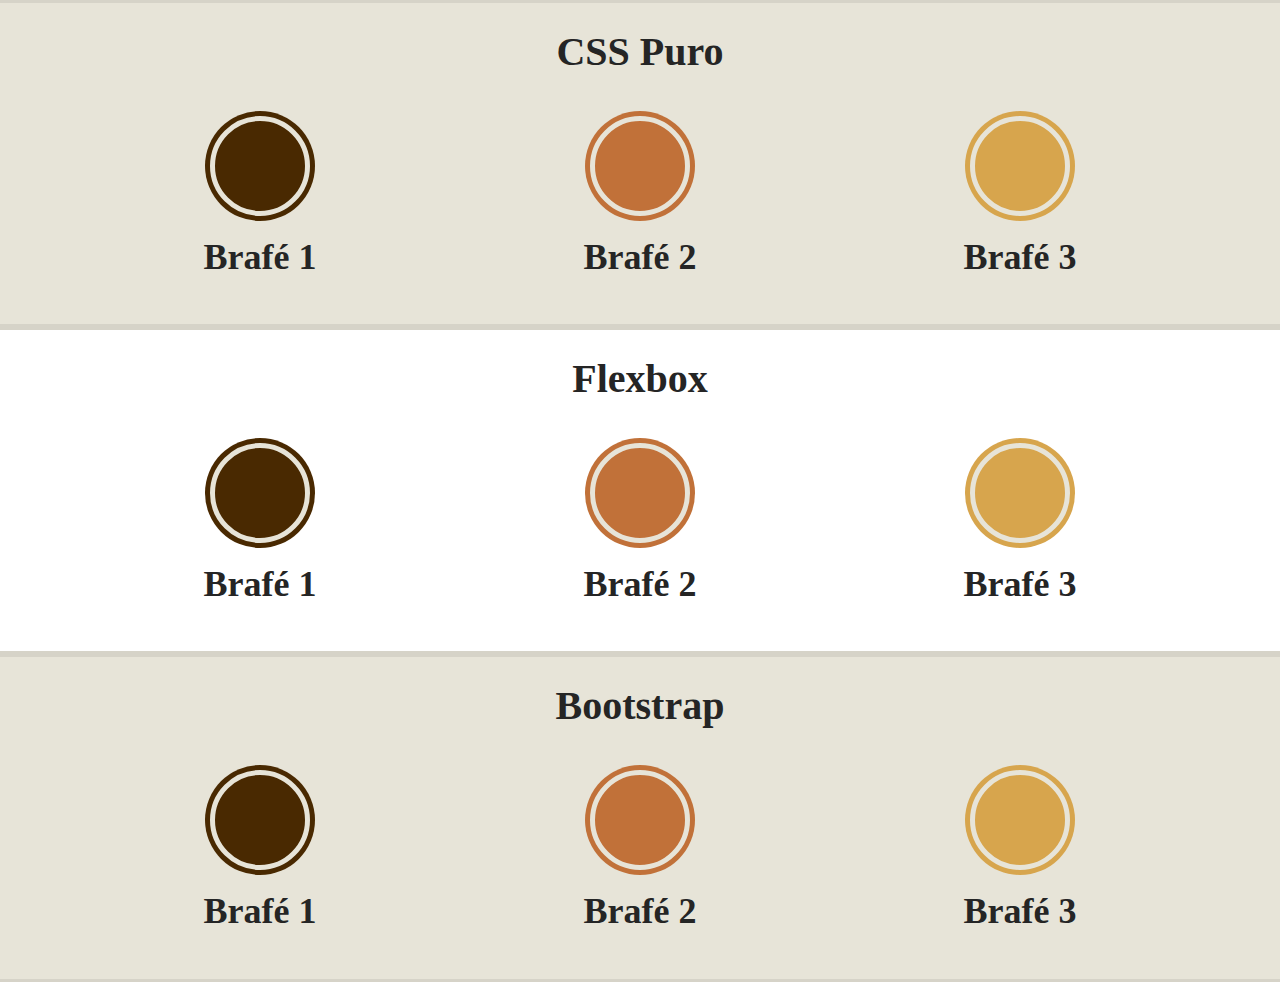
<file: index.html>
<!DOCTYPE html>
<html lang="pt-br">
    <head>
        <meta charset="UTF-8" />
        <meta http-equiv="X-UA-Compatible" content="IE=edge" />
        <meta name="viewport" content="width=device-width, initial-scale=1.0" />
        <meta name="description" content="Cafés com a cara do Brasil" />
        <meta property="og:type" content="website" />
        <meta property="og:title" content="Brafé | Cafés Personalizados" />
        <meta property="og:description" content="Cafés com a cara do Brasil" />
        <meta property="og:url" content="https://brafe.guilhermeassuncao.dev" />
        <meta
            property="og:image"
            content="https://brafe.guilhermeassuncao.dev/Brafé 1/Bootstrap/public/img/og-image.jpg"
        />

        <title>Brafé | Cafés Personalizados</title>

        <link rel="shortcut icon" href="./Brafé 1/Bootstrap/public/img/favicon.png" />
        <link rel="stylesheet" href="./Brafé 1/Bootstrap/public/css/bootstrap.css" />
        <link rel="stylesheet" href="./Brafé 1/Bootstrap/public/css/styleIndex.css" />
    </head>
    <body>
        <section class="brafes">
            <div class="container">
                <div class="row">
                    <div class="col">
                        <h1 class="text-center">CSS Puro</h1>
                    </div>
                </div>
                <div class="row">
                    <div class="col-sm">
                        <a href="./Brafé 1/CSS Puro/index.html">
                            <div class="brafes-item">
                                <h2 class="brafes-paulista">Brafé 1</h2>
                            </div>
                        </a>
                    </div>
                    <div class="col-sm">
                        <a href="./Brafé 2/CSS Puro/index.html">
                            <div class="brafes-item">
                                <h2 class="brafes-carioca">Brafé 2</h2>
                            </div>
                        </a>
                    </div>
                    <div class="col-sm">
                        <a href="./Brafé 3/CSS Puro/index.html">
                            <div class="brafes-item">
                                <h2 class="brafes-mineiro">Brafé 3</h2>
                            </div>
                        </a>
                    </div>
                </div>
            </div>
        </section>

        <section class="brafes brafe-branco">
            <div class="container">
                <div class="row">
                    <div class="col">
                        <h1 class="text-center">Flexbox</h1>
                    </div>
                </div>
                <div class="row">
                    <div class="col-sm">
                        <a href="./Brafé 1/Flexbox/index.html">
                            <div class="brafes-item">
                                <h2 class="brafes-paulista">Brafé 1</h2>
                            </div>
                        </a>
                    </div>
                    <div class="col-sm">
                        <a href="./Brafé 2/Flexbox/index.html">
                            <div class="brafes-item">
                                <h2 class="brafes-carioca">Brafé 2</h2>
                            </div>
                        </a>
                    </div>
                    <div class="col-sm">
                        <a href="./Brafé 3/Flexbox/index.html">
                            <div class="brafes-item">
                                <h2 class="brafes-mineiro">Brafé 3</h2>
                            </div>
                        </a>
                    </div>
                </div>
            </div>
        </section>

        <section class="brafes">
            <div class="container">
                <div class="row">
                    <div class="col">
                        <h1 class="text-center">Bootstrap</h1>
                    </div>
                </div>
                <div class="row">
                    <div class="col-sm">
                        <a href="./Brafé 1/Bootstrap/index.html">
                            <div class="brafes-item">
                                <h2 class="brafes-paulista">Brafé 1</h2>
                            </div>
                        </a>
                    </div>
                    <div class="col-sm">
                        <a href="./Brafé 2/Bootstrap/index.html">
                            <div class="brafes-item">
                                <h2 class="brafes-carioca">Brafé 2</h2>
                            </div>
                        </a>
                    </div>
                    <div class="col-sm">
                        <a href="./Brafé 3/Bootstrap/index.html">
                            <div class="brafes-item">
                                <h2 class="brafes-mineiro">Brafé 3</h2>
                            </div>
                        </a>
                    </div>
                </div>
            </div>
        </section>
    </body>
</html>
</file>
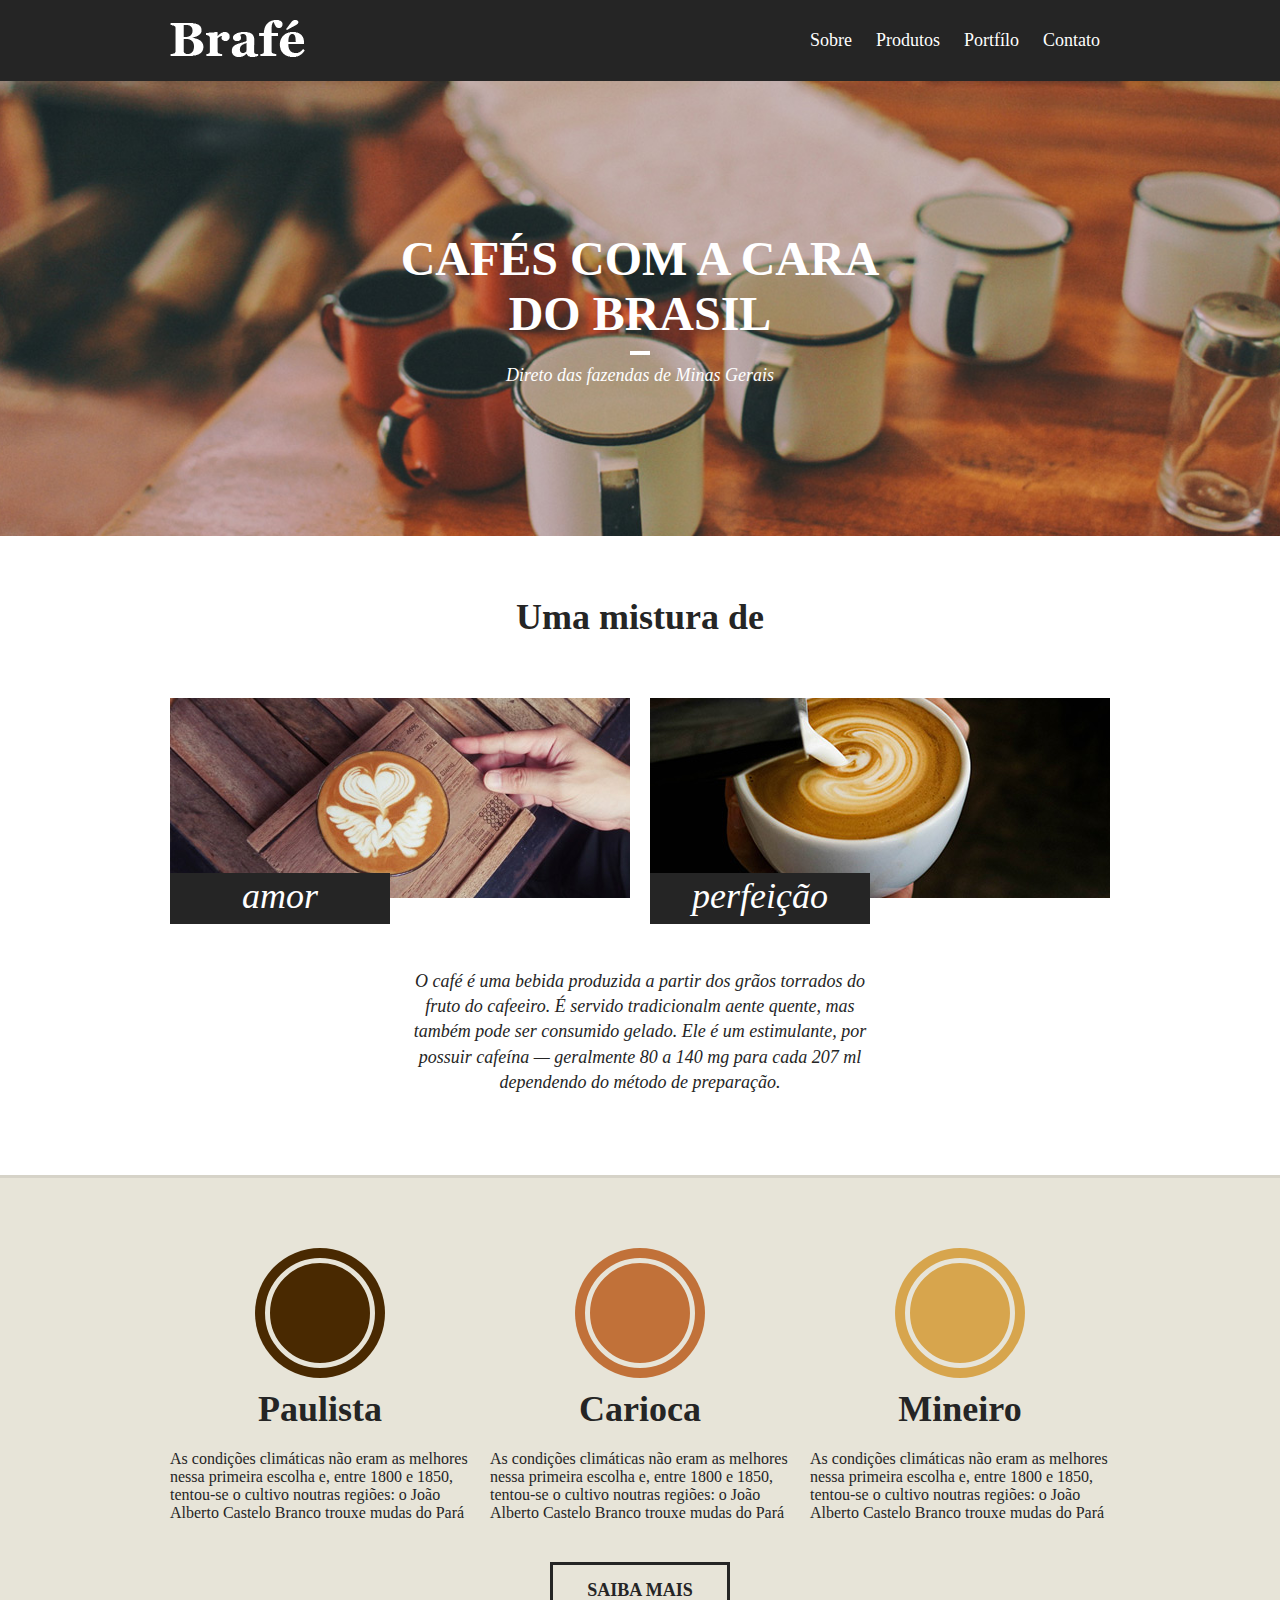
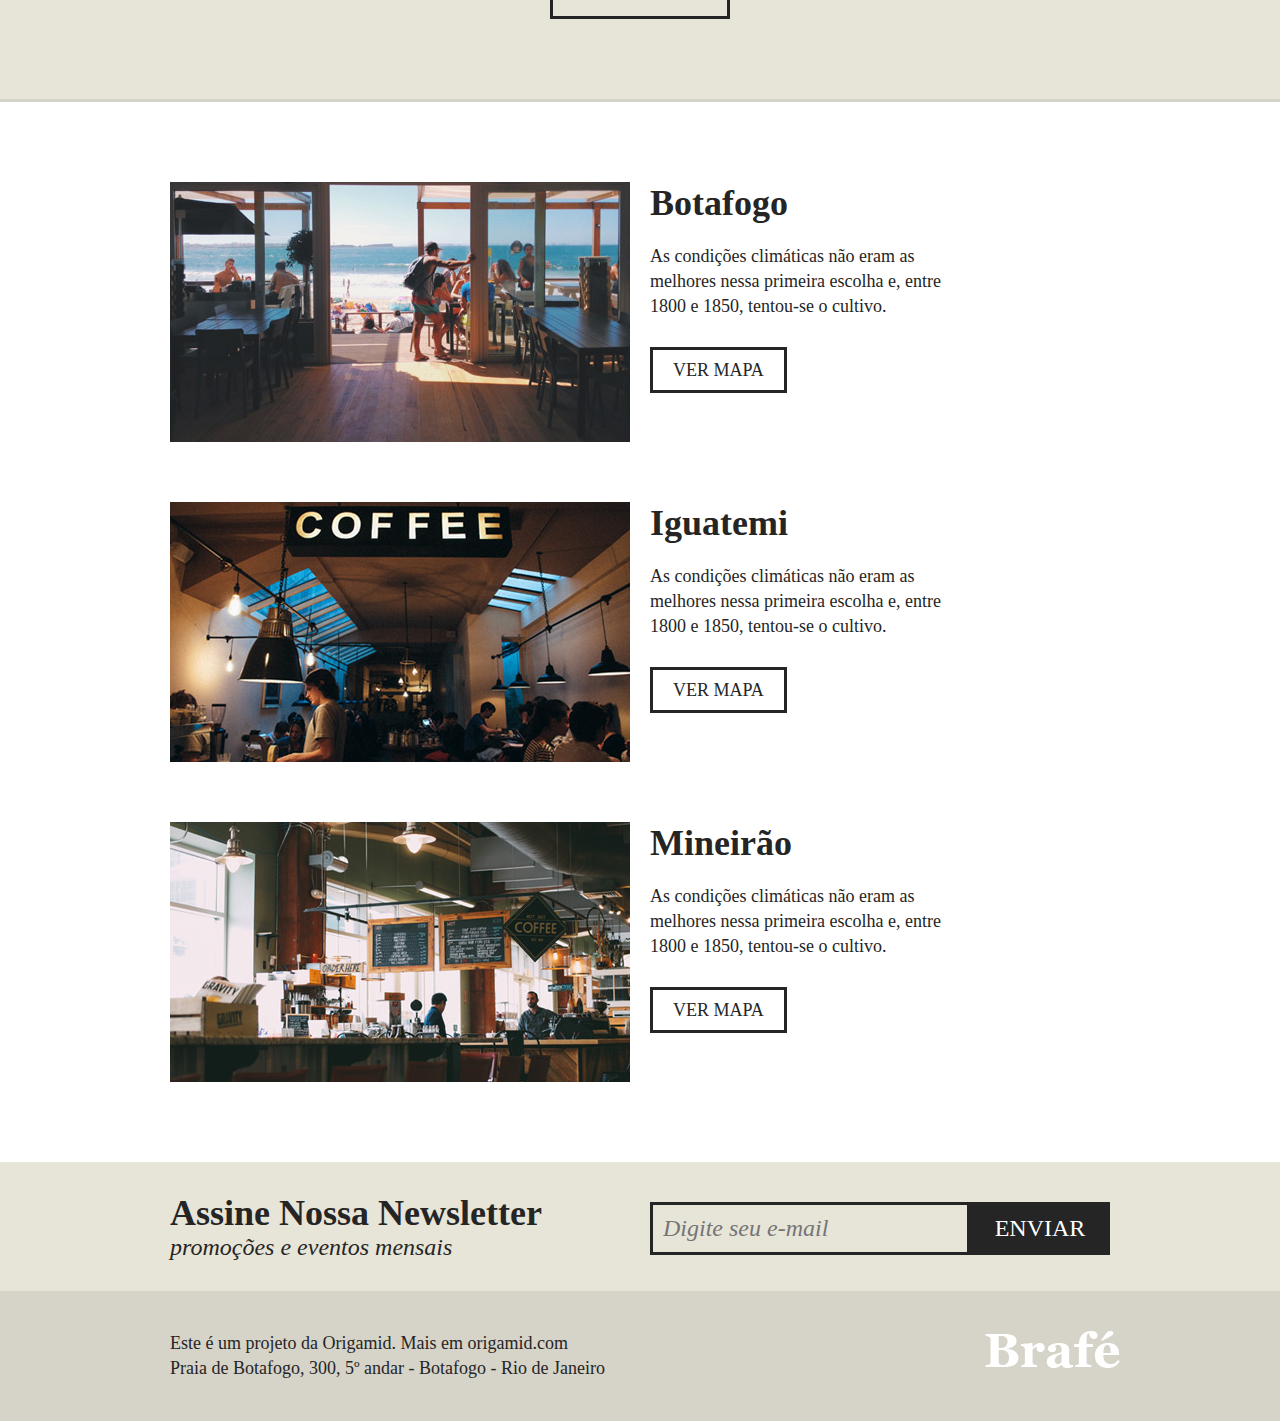
<file: CSS Puro/index.html>
<!DOCTYPE html>
<html lang="pt-br">

<head>
    <meta charset="UTF-8">
    <meta http-equiv="X-UA-Compatible" content="IE=edge">
    <meta name="viewport" content="width=device-width, initial-scale=1.0">

    <!-- Title -->
    <title>Brafé</title>
    <!-- Fim Title -->

    <link rel="stylesheet" href="./public/css/style.css">

<body>
    <!-- Header e Menu -->
    <header class="menu">
        <div class="menu-container">
            <a class="menu-logo" href="#"><img src="./public/img/brafe.png" alt="Brafé"></a>
            <nav class="menu-nav">
                <ul>
                    <li><a href="#">Sobre</a></li>
                    <li><a href="#">Produtos</a></li>
                    <li><a href="#">Portfílo</a></li>
                    <li><a href="#">Contato</a></li>
                </ul>
            </nav>
        </div>
    </header>
    <!-- Fim Header e Menu -->

    <!-- Main -->
    <main class="intro">
        <h1>Cafés com a cara <br> do Brasil</h1>
        <p>Direto das fazendas de Minas Gerais</p>
    </main>
    <!-- Fim Main -->

    <!-- Section -->
    <section class="sobre">
        <h2>Uma mistura de</h2>
        <div class="sobre-container">
            <div class="sobre-item">
                <img src="./public/img/cafe-1.jpg">
                <h3>amor</h3>
            </div>
            <div class="sobre-item">
                <img src="./public/img/cafe-2.jpg">
                <h3>perfeição</h3>
            </div>
        </div>
        <p> 
            O café é uma bebida produzida a partir dos grãos torrados do fruto do cafeeiro. É servido tradicionalm
            aente quente, mas também pode ser consumido gelado. Ele é um estimulante, por possuir cafeína — geralmente 80 a 140 mg para cada 207 ml dependendo do método de preparação.
        </p>
    </section>
    <!-- Fim Section -->

    <!-- Section -->
    <section class="produtos">
        <div class="produtos-container">
			<div class="produtos-item">
				<h2 class="produtos-paulista">Paulista</h2>
				<p>As condições climáticas não eram as melhores nessa primeira escolha e, entre 1800 e 1850, tentou-se o cultivo noutras regiões: o João Alberto Castelo Branco trouxe mudas do Pará</p>
			</div>
			<div class="produtos-item">
				<h2 class="produtos-carioca">Carioca</h2>
				<p>As condições climáticas não eram as melhores nessa primeira escolha e, entre 1800 e 1850, tentou-se o cultivo noutras regiões: o João Alberto Castelo Branco trouxe mudas do Pará</p>
			</div>
			<div class="produtos-item">
				<h2 class="produtos-mineiro">Mineiro</h2>
				<p>As condições climáticas não eram as melhores nessa primeira escolha e, entre 1800 e 1850, tentou-se o cultivo noutras regiões: o João Alberto Castelo Branco trouxe mudas do Pará</p>
			</div>
        </div>
        <a class="produtos-btn" href="#">Saiba Mais</a>
    </section>
    <!-- Fim Section -->

    <!-- Section -->
	<section class="locais">
		<div class="locais-item">
			<img src="./public/img/botafogo.jpg" alt="Brafé unidade Botafogo">
			<div>
				<h2>Botafogo</h2>
				<p>As condições climáticas não eram as melhores nessa primeira escolha e, entre 1800 e 1850, tentou-se o cultivo.</p>
				<a href="#">Ver Mapa</a>
			</div>
		</div>
		
		<div class="locais-item">
			<img src="./public/img/iguatemi.jpg" alt="Brafé unidade Iguatemi">
			<div>
				<h2>Iguatemi</h2>
				<p>As condições climáticas não eram as melhores nessa primeira escolha e, entre 1800 e 1850, tentou-se o cultivo.</p>
				<a href="#">Ver Mapa</a>
			</div>
		</div>
		
		<div class="locais-item">
			<img src="./public/img/mineirao.jpg" alt="Brafé unidade Mineirão">
			<div>
				<h2>Mineirão</h2>
				<p>As condições climáticas não eram as melhores nessa primeira escolha e, entre 1800 e 1850, tentou-se o cultivo.</p>
				<a href="#">Ver Mapa</a>
			</div>
		</div>
	
	</section>
    <!-- Fim Section -->

    <!-- Section -->
    <section class="assine">
		<div class="assine-container">
			<div class="assine-info">
				<h2>Assine Nossa Newsletter</h2>
				<p>promoções e eventos mensais</p>
			</div>
			<form>
				<label>E-mail</label>
				<input type="text" placeholder="Digite seu e-mail">
				<button type="submit">Enviar</button>
			</form>
		</div>
	</section>
    <!-- Fim Section -->

    <!-- Footer -->
	<footer class="footer">
		<div class="footer-container">
			<p>Este é um projeto da Origamid. Mais em origamid.com<br>Praia de Botafogo, 300, 5º andar - Botafogo - Rio de Janeiro</p>
			<img src="./public/img/brafe.png" alt="Brafé">
		</div>
	</footer>
    <!-- Fim Footer -->
</body>
</html>
</file>
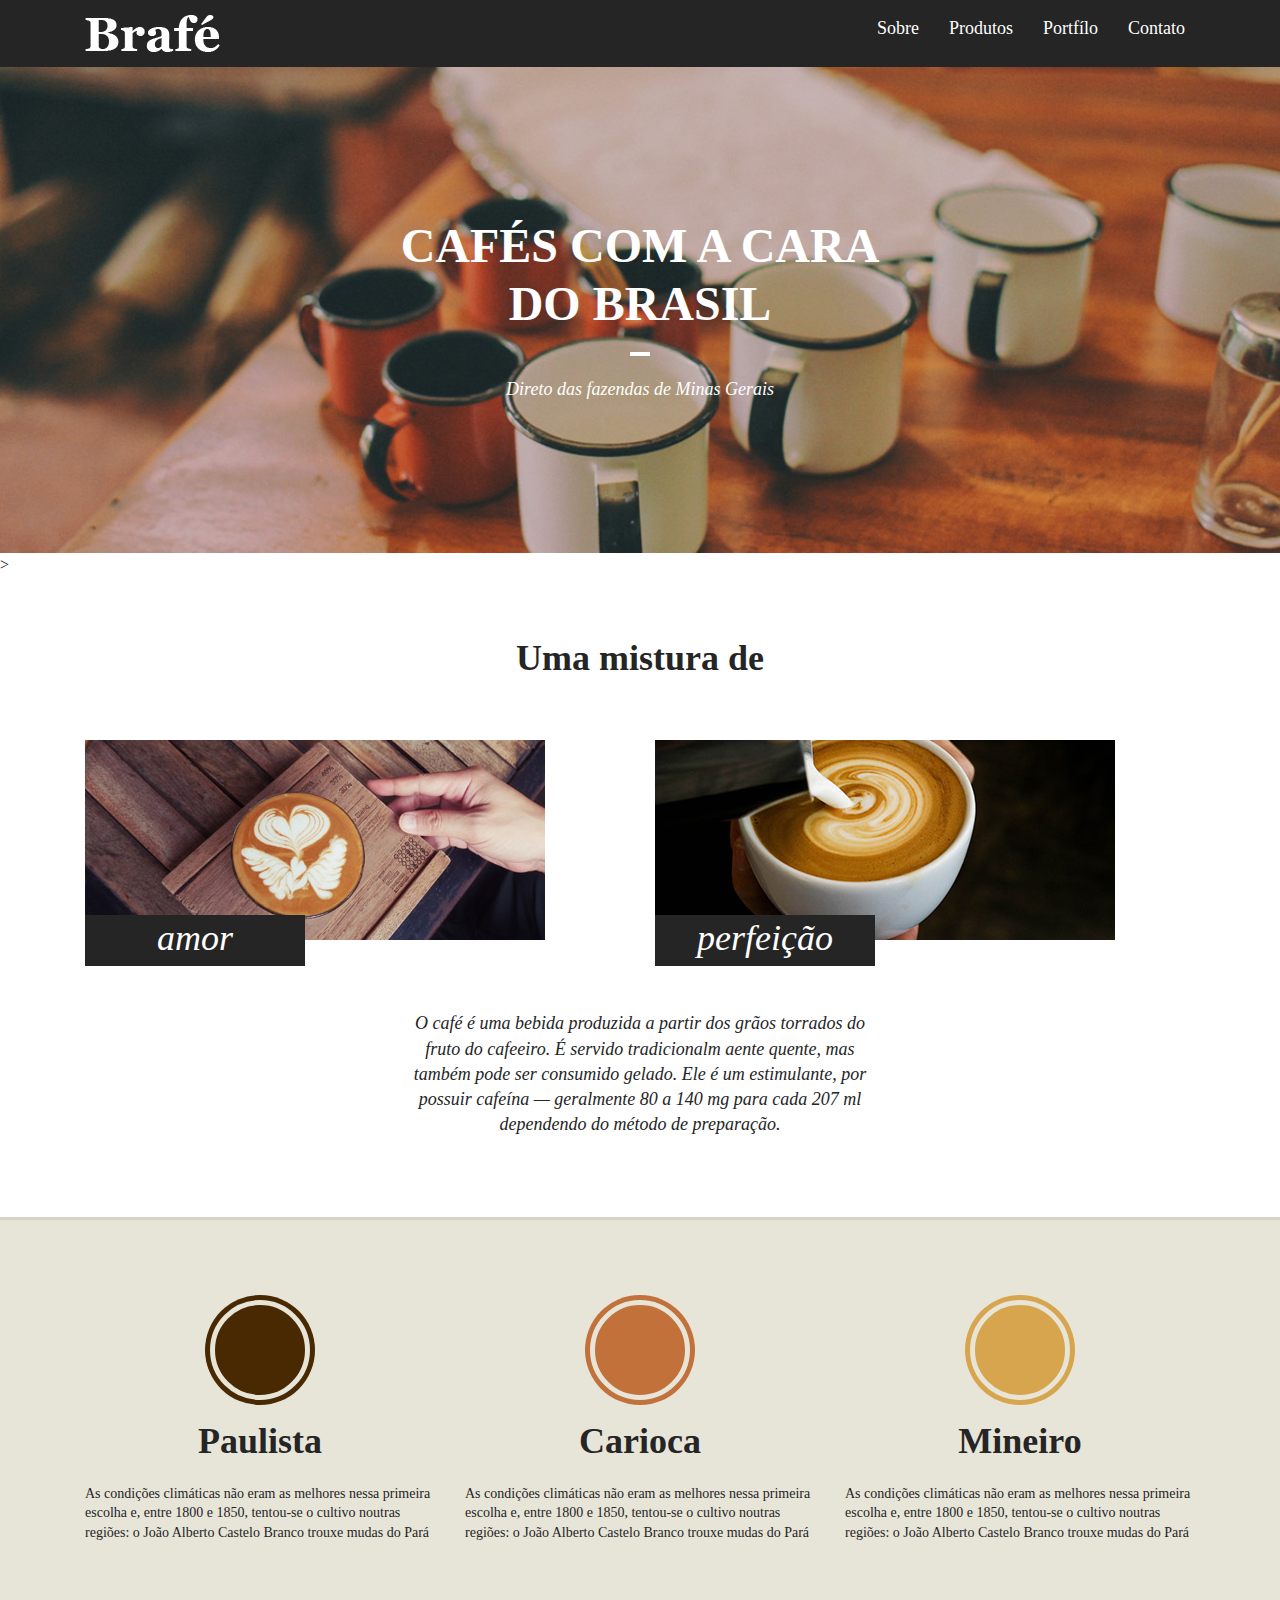
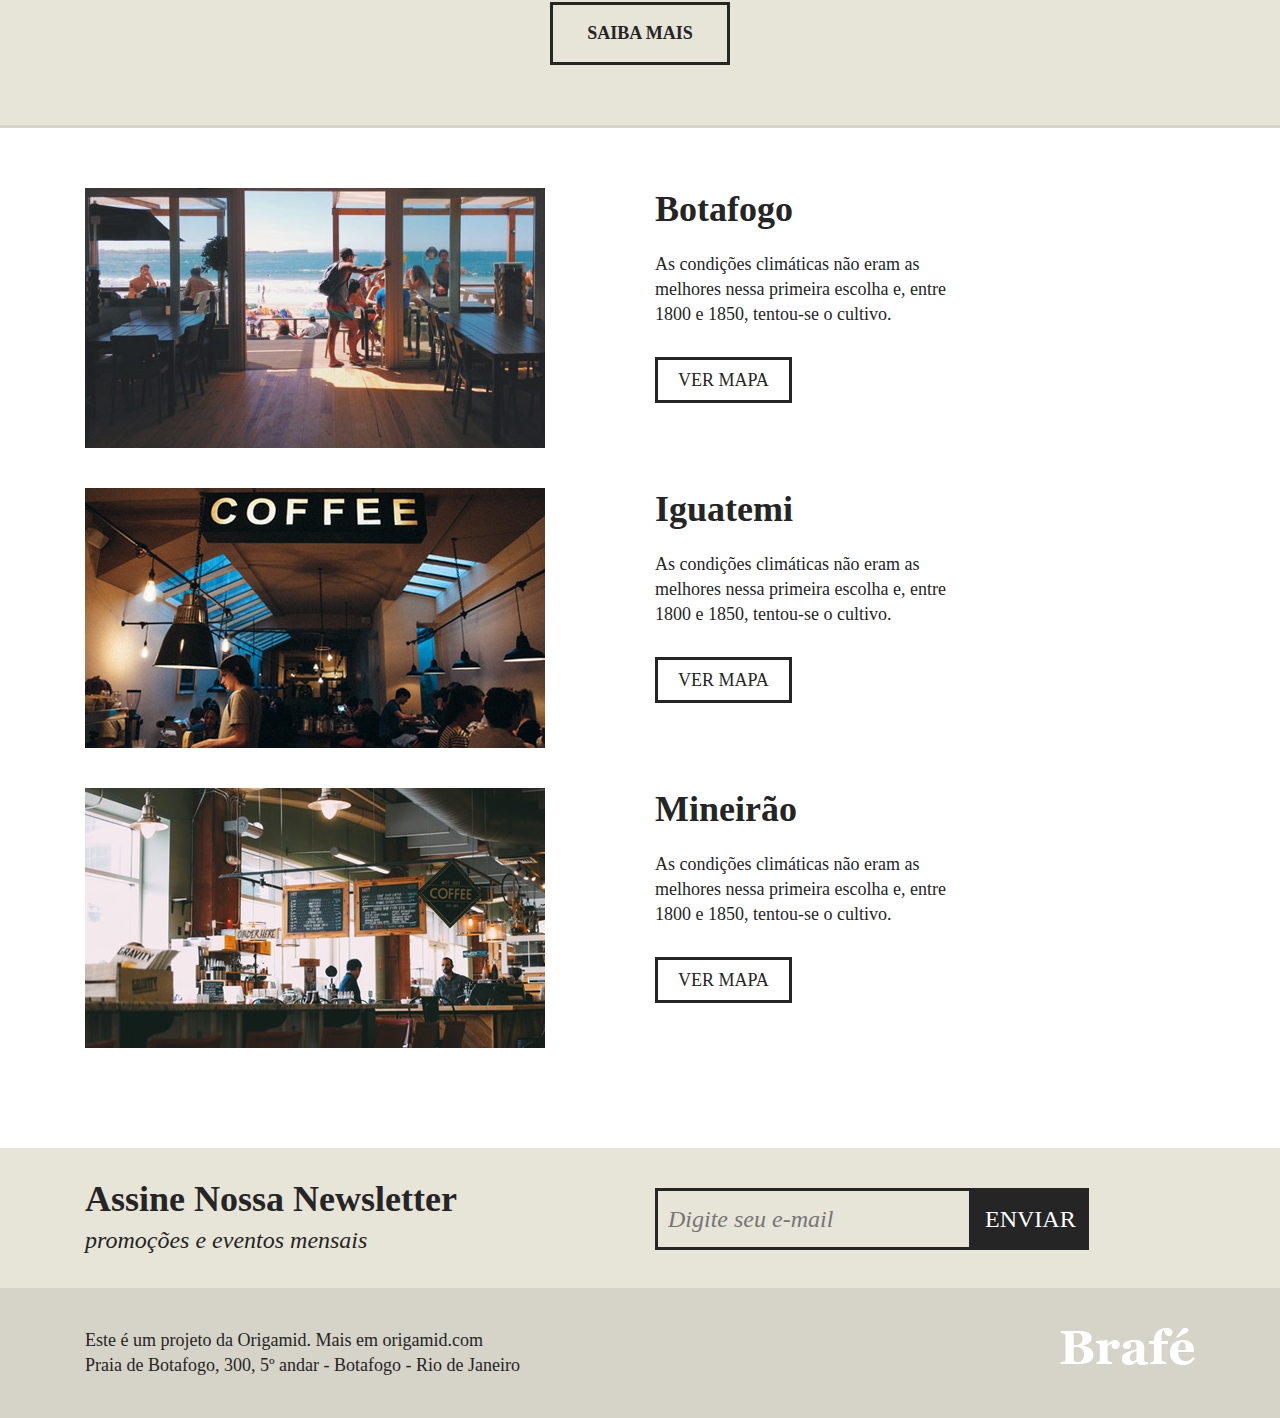
<file: Brafé 1/Bootstrap/index.html>
<!DOCTYPE html>
<html lang="pt-br">
<head>
    <meta charset="UTF-8">
    <meta http-equiv="X-UA-Compatible" content="IE=edge">
    <meta name="viewport" content="width=device-width, initial-scale=1.0">

    <title>Brafé</title>

    <link rel="stylesheet" href="./public/css/bootstrap.css">
    <link rel="stylesheet" href="./public/css/style.css">
<body>
    <header class="menu">
        <div class="container">
            <div class="row">
                <div class="col-md-4">
                    <a class="menu-logo" href="#"><img src="./public/img/brafe.png" alt="Brafé"></a>
                </div>
                <div class="col-md-8">
                    <nav class="menu-nav">
                        <ul>
                            <li><a href="#">Sobre</a></li>
                            <li><a href="#">Produtos</a></li>
                            <li><a href="#">Portfílo</a></li>
                            <li><a href="#">Contato</a></li>
                        </ul>
                    </nav>
                </div>
            </div>
        </div>
    </header>

    <main class="intro">
        <h1>Cafés com a cara <br> do Brasil</h1>
        <p>Direto das fazendas de Minas Gerais</p>
    </main>
>
    <section class="container sobre">
        <h2>Uma mistura de</h2>
        <div class="row">
            <div class="col-sm">
                <div class="sobre-item">
                    <img src="./public/img/cafe-1.jpg">
                    <h3>amor</h3>
                </div>
            </div>
            <div class="col-sm">
                <div class="sobre-item">
                    <img src="./public/img/cafe-2.jpg">
                    <h3>perfeição</h3>
                </div>
            </div>
        </div>
        <p> 
            O café é uma bebida produzida a partir dos grãos torrados do fruto do cafeeiro. É servido tradicionalm
            aente quente, mas também pode ser consumido gelado. Ele é um estimulante, por possuir cafeína — geralmente 80 a 140 mg para cada 207 ml dependendo do método de preparação.
        </p>
    </section>

    <section class="produtos">
        <div class="container">
            <div class="row">
                <div class="col-sm">
                    <div class="produtos-item">
                        <h2 class="produtos-paulista">Paulista</h2>
                        <p>As condições climáticas não eram as melhores nessa primeira escolha e, entre 1800 e 1850, tentou-se o cultivo noutras regiões: o João Alberto Castelo Branco trouxe mudas do Pará</p>
                    </div>
                </div>
                <div class="col-sm">
                    <div class="produtos-item">
                        <h2 class="produtos-carioca">Carioca</h2>
                        <p>As condições climáticas não eram as melhores nessa primeira escolha e, entre 1800 e 1850, tentou-se o cultivo noutras regiões: o João Alberto Castelo Branco trouxe mudas do Pará</p>
                    </div>
                </div>
                <div class="col-sm">
                    <div class="produtos-item">
                        <h2 class="produtos-mineiro">Mineiro</h2>
                        <p>As condições climáticas não eram as melhores nessa primeira escolha e, entre 1800 e 1850, tentou-se o cultivo noutras regiões: o João Alberto Castelo Branco trouxe mudas do Pará</p>
                    </div>
                </div>
            </div>
            <a class="produtos-btn" href="#">Saiba Mais</a>
        </div>
    </section>

	<section class="container locais">
        <div class="locais-item row">
            <div class="col-sm">
                <div class="locais-img">
                    <img src="./public/img/botafogo.jpg" alt="Brafé unidade Botafogo">
                </div>
            </div>
            <div class="col-sm">
                <div class="locais-info">
                    <h2>Botafogo</h2>
                    <p>As condições climáticas não eram as melhores nessa primeira escolha e, entre 1800 e 1850, tentou-se o cultivo.</p>
                    <a href="#">Ver Mapa</a>
                </div>
            </div>
        </div>

        <div class="locais-item row">
            <div class="col-sm">
                <div class="locais-img">
                    <img src="./public/img/iguatemi.jpg" alt="Brafé unidade Iguatemi">
                </div>
            </div>
            <div class="col-sm">
                <div class="locais-info">
                    <h2>Iguatemi</h2>
                    <p>As condições climáticas não eram as melhores nessa primeira escolha e, entre 1800 e 1850, tentou-se o cultivo.</p>
                    <a href="#">Ver Mapa</a>
                </div>
            </div>
        </div>

        <div class="locais-item row">
            <div class="col-sm">
                <div class="locais-img">
                    <img src="./public/img/mineirao.jpg" alt="Brafé unidade Mineirão">
                </div>
            </div>
            <div class="col-sm">
                <div class="locais-info">
                    <h2>Mineirão</h2>
                    <p>As condições climáticas não eram as melhores nessa primeira escolha e, entre 1800 e 1850, tentou-se o cultivo.</p>
                    <a href="#">Ver Mapa</a>
                </div>
            </div>
        </div>
	</section>

    <section class="assine">
		<div class="container">
            <div class="row">
                <div class="col-sm">
                    <div class="assine-info">
                        <h2>Assine Nossa Newsletter</h2>
                        <p>promoções e eventos mensais</p>
                    </div>
                </div>
                <div class="col-sm">
                    <form>
                        <label>E-mail</label>
                        <input type="text" placeholder="Digite seu e-mail">
                        <button type="submit">Enviar</button>
                    </form>
                </div>
            </div>
		</div>
	</section>

	<footer class="footer">
		<div class="container">
            <div class="row">
                <div class="col-sm-8">
                    <p>Este é um projeto da Origamid. Mais em origamid.com<br>Praia de Botafogo, 300, 5º andar - Botafogo - Rio de Janeiro</p>
                </div>
                <div class="col-sm">
                    <div class="footer-img">
                        <img src="./public/img/brafe.png" alt="Brafé">
                    </div>
                </div>
            </div>
		</div>
	</footer>
</body>
</html>
</file>
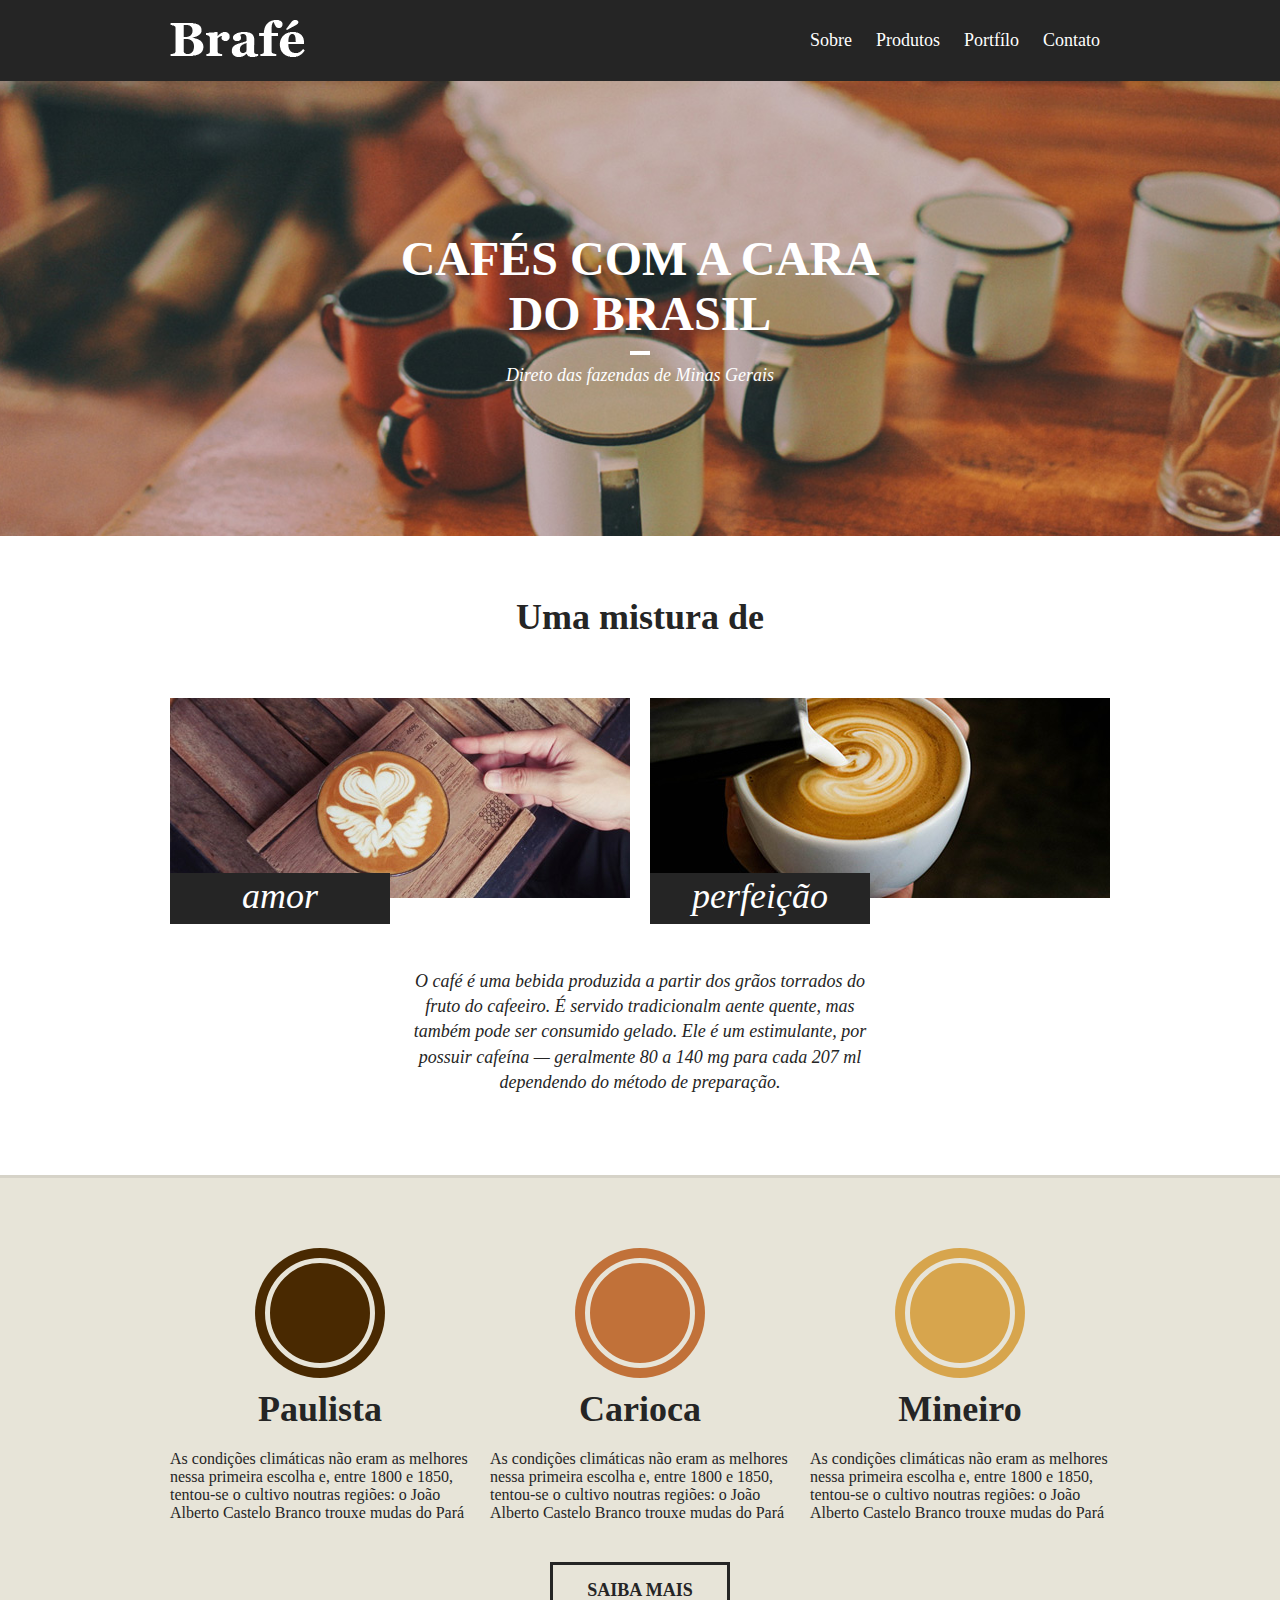
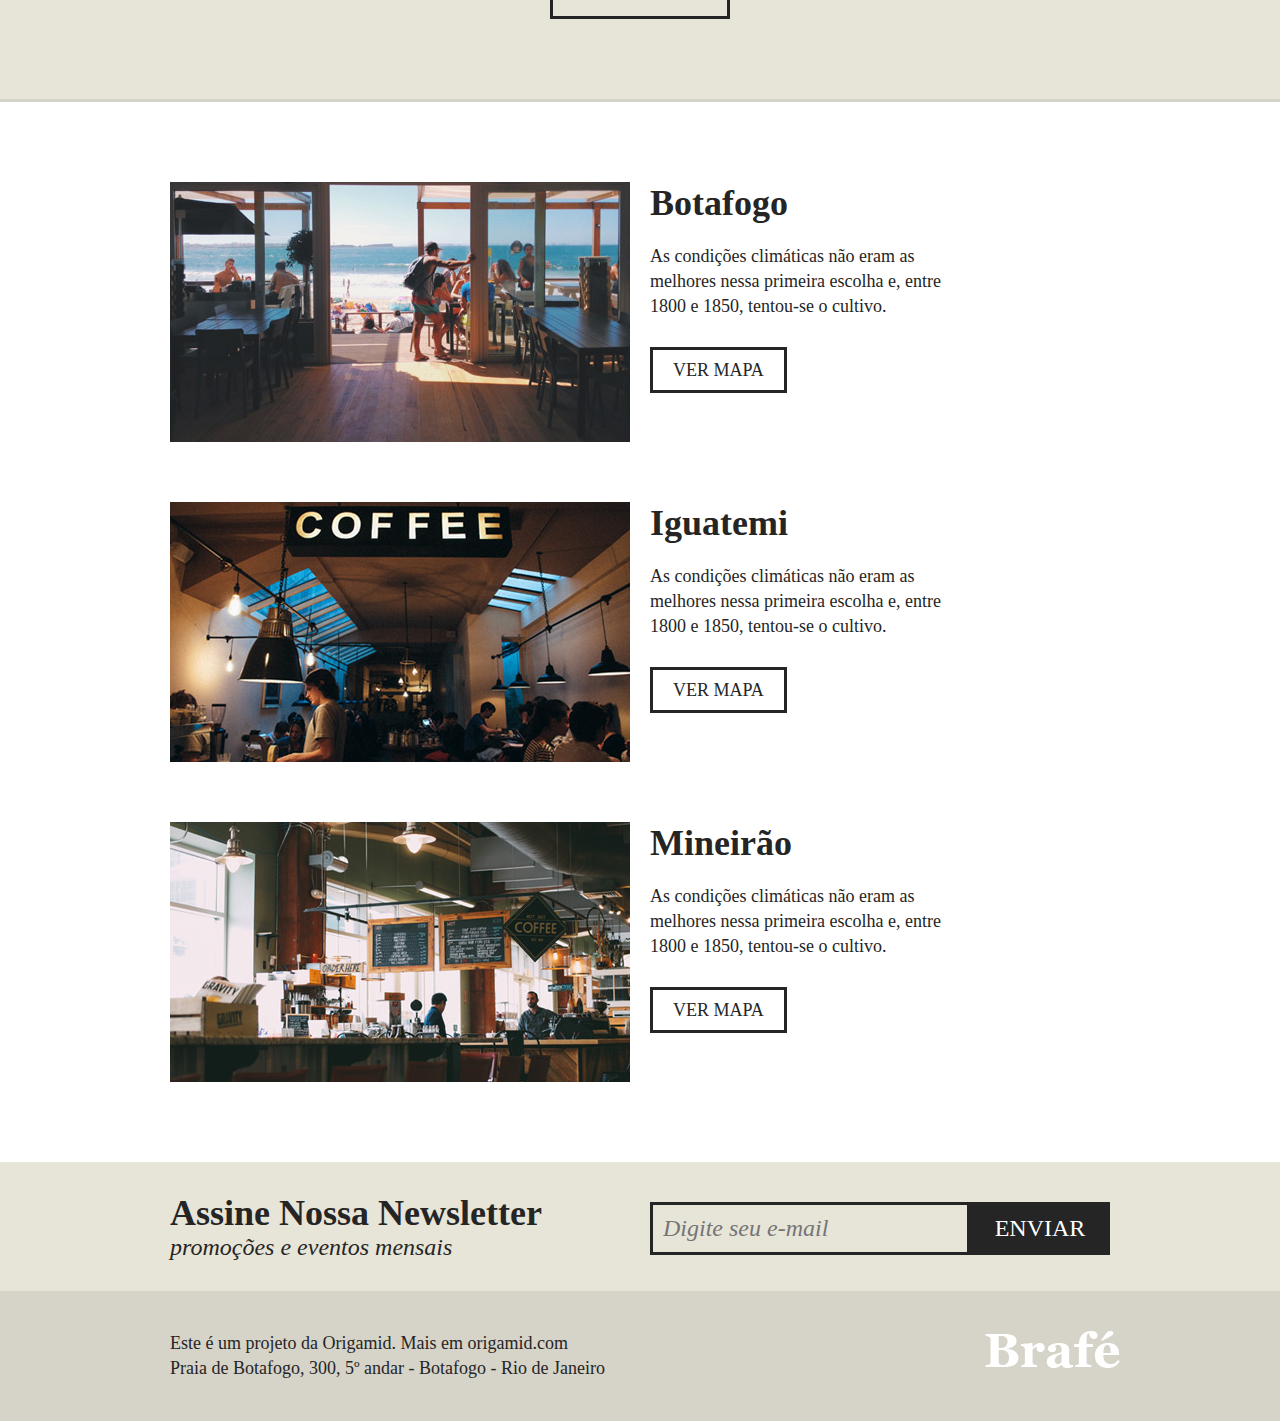
<file: Brafé 1/CSS Puro/index.html>
<!DOCTYPE html>
<html lang="pt-br">
<head>
    <meta charset="UTF-8">
    <meta http-equiv="X-UA-Compatible" content="IE=edge">
    <meta name="viewport" content="width=device-width, initial-scale=1.0">

    <title>Brafé</title>

    <link rel="stylesheet" href="./public/css/style.css">
<body>
    <header class="menu">
        <div class="menu-container">
            <a class="menu-logo" href="#"><img src="./public/img/brafe.png" alt="Brafé"></a>
            <nav class="menu-nav">
                <ul>
                    <li><a href="#">Sobre</a></li>
                    <li><a href="#">Produtos</a></li>
                    <li><a href="#">Portfílo</a></li>
                    <li><a href="#">Contato</a></li>
                </ul>
            </nav>
        </div>
    </header>

    <main class="intro">
        <h1>Cafés com a cara <br> do Brasil</h1>
        <p>Direto das fazendas de Minas Gerais</p>
    </main>

    <section class="sobre">
        <h2>Uma mistura de</h2>
        <div class="sobre-container">
            <div class="sobre-item">
                <img src="./public/img/cafe-1.jpg">
                <h3>amor</h3>
            </div>
            <div class="sobre-item">
                <img src="./public/img/cafe-2.jpg">
                <h3>perfeição</h3>
            </div>
        </div>
        <p> 
            O café é uma bebida produzida a partir dos grãos torrados do fruto do cafeeiro. É servido tradicionalm
            aente quente, mas também pode ser consumido gelado. Ele é um estimulante, por possuir cafeína — geralmente 80 a 140 mg para cada 207 ml dependendo do método de preparação.
        </p>
    </section>

    <section class="produtos">
        <div class="produtos-container">
			<div class="produtos-item">
				<h2 class="produtos-paulista">Paulista</h2>
				<p>As condições climáticas não eram as melhores nessa primeira escolha e, entre 1800 e 1850, tentou-se o cultivo noutras regiões: o João Alberto Castelo Branco trouxe mudas do Pará</p>
			</div>
			<div class="produtos-item">
				<h2 class="produtos-carioca">Carioca</h2>
				<p>As condições climáticas não eram as melhores nessa primeira escolha e, entre 1800 e 1850, tentou-se o cultivo noutras regiões: o João Alberto Castelo Branco trouxe mudas do Pará</p>
			</div>
			<div class="produtos-item">
				<h2 class="produtos-mineiro">Mineiro</h2>
				<p>As condições climáticas não eram as melhores nessa primeira escolha e, entre 1800 e 1850, tentou-se o cultivo noutras regiões: o João Alberto Castelo Branco trouxe mudas do Pará</p>
			</div>
        </div>
        <a class="produtos-btn" href="#">Saiba Mais</a>
    </section>

	<section class="locais">
		<div class="locais-item">
			<img src="./public/img/botafogo.jpg" alt="Brafé unidade Botafogo">
			<div>
				<h2>Botafogo</h2>
				<p>As condições climáticas não eram as melhores nessa primeira escolha e, entre 1800 e 1850, tentou-se o cultivo.</p>
				<a href="#">Ver Mapa</a>
			</div>
		</div>
		
		<div class="locais-item">
			<img src="./public/img/iguatemi.jpg" alt="Brafé unidade Iguatemi">
			<div>
				<h2>Iguatemi</h2>
				<p>As condições climáticas não eram as melhores nessa primeira escolha e, entre 1800 e 1850, tentou-se o cultivo.</p>
				<a href="#">Ver Mapa</a>
			</div>
		</div>
		
		<div class="locais-item">
			<img src="./public/img/mineirao.jpg" alt="Brafé unidade Mineirão">
			<div>
				<h2>Mineirão</h2>
				<p>As condições climáticas não eram as melhores nessa primeira escolha e, entre 1800 e 1850, tentou-se o cultivo.</p>
				<a href="#">Ver Mapa</a>
			</div>
		</div>
	</section>

    <section class="assine">
		<div class="assine-container">
			<div class="assine-info">
				<h2>Assine Nossa Newsletter</h2>
				<p>promoções e eventos mensais</p>
			</div>
			<form>
				<label>E-mail</label>
				<input type="text" placeholder="Digite seu e-mail">
				<button type="submit">Enviar</button>
			</form>
		</div>
	</section>

	<footer class="footer">
		<div class="footer-container">
			<p>Este é um projeto da Origamid. Mais em origamid.com<br>Praia de Botafogo, 300, 5º andar - Botafogo - Rio de Janeiro</p>
			<img src="./public/img/brafe.png" alt="Brafé">
		</div>
	</footer>
</body>
</html>
</file>
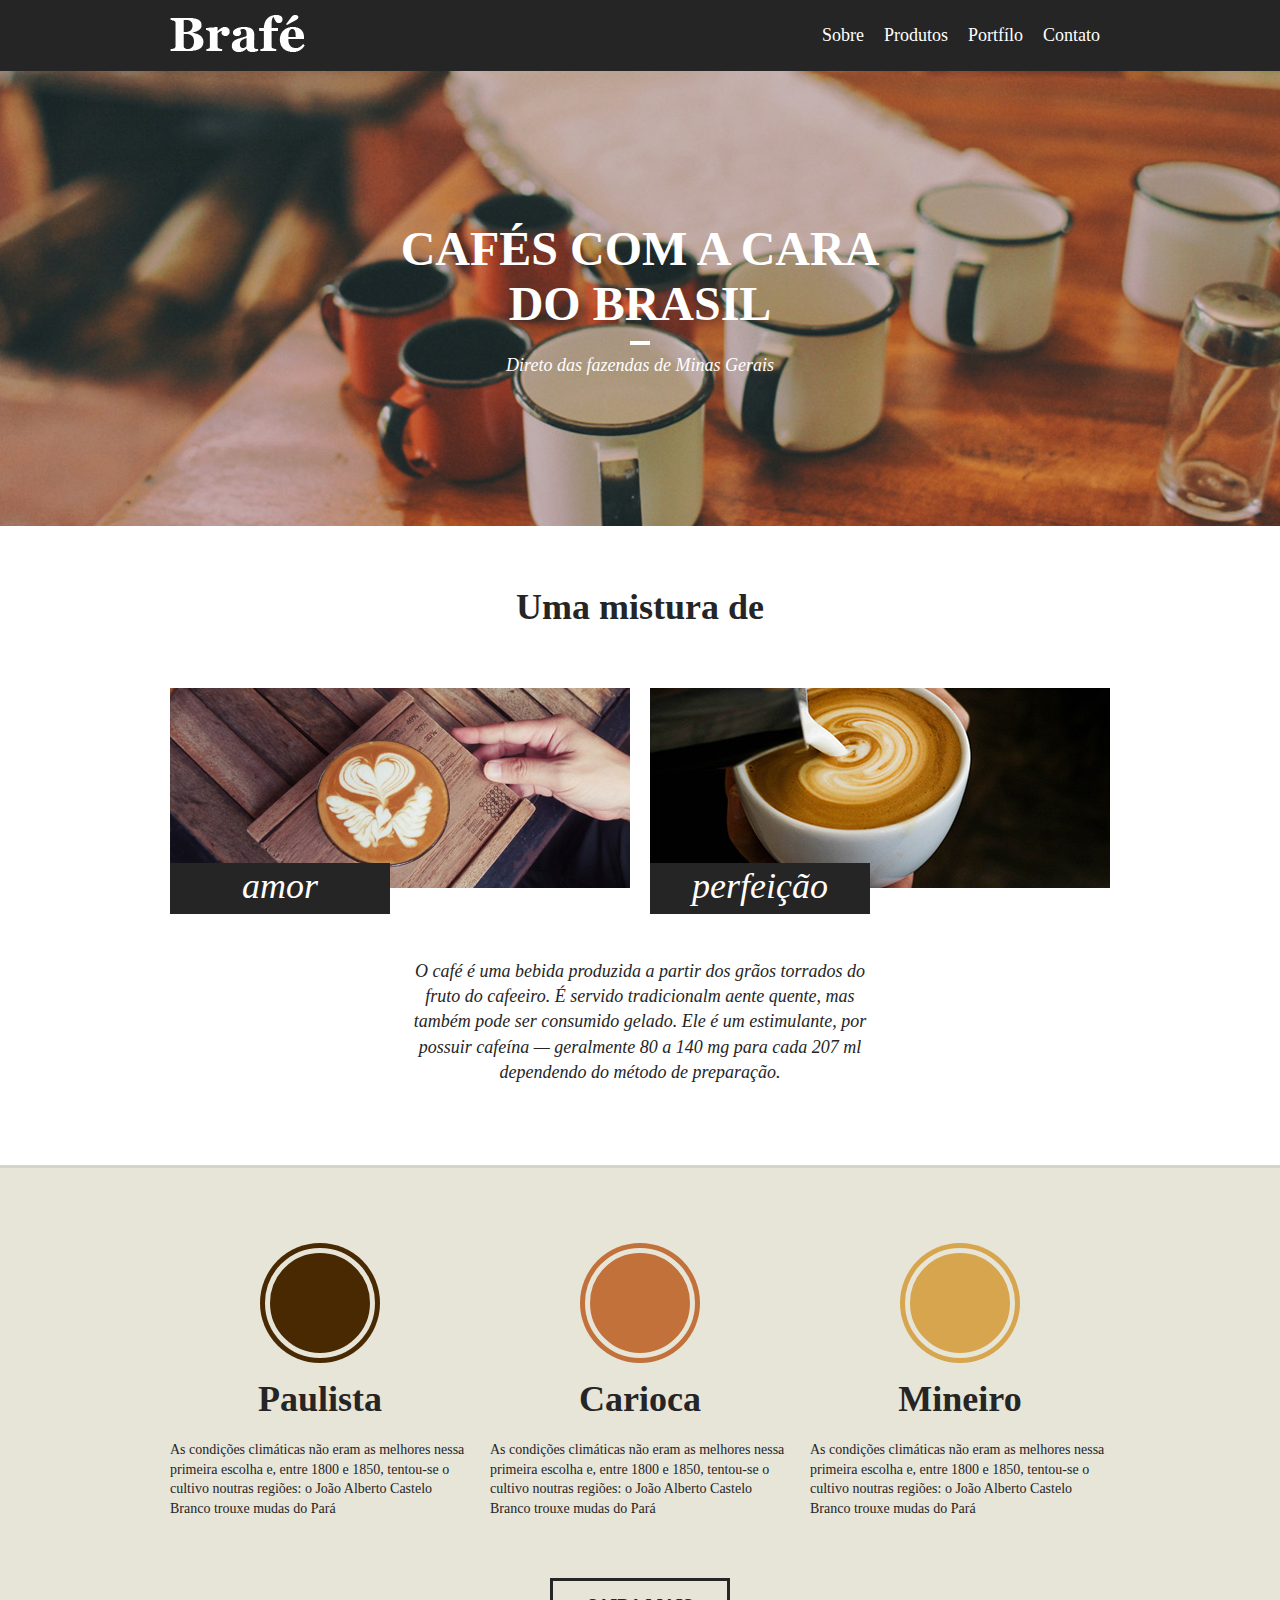
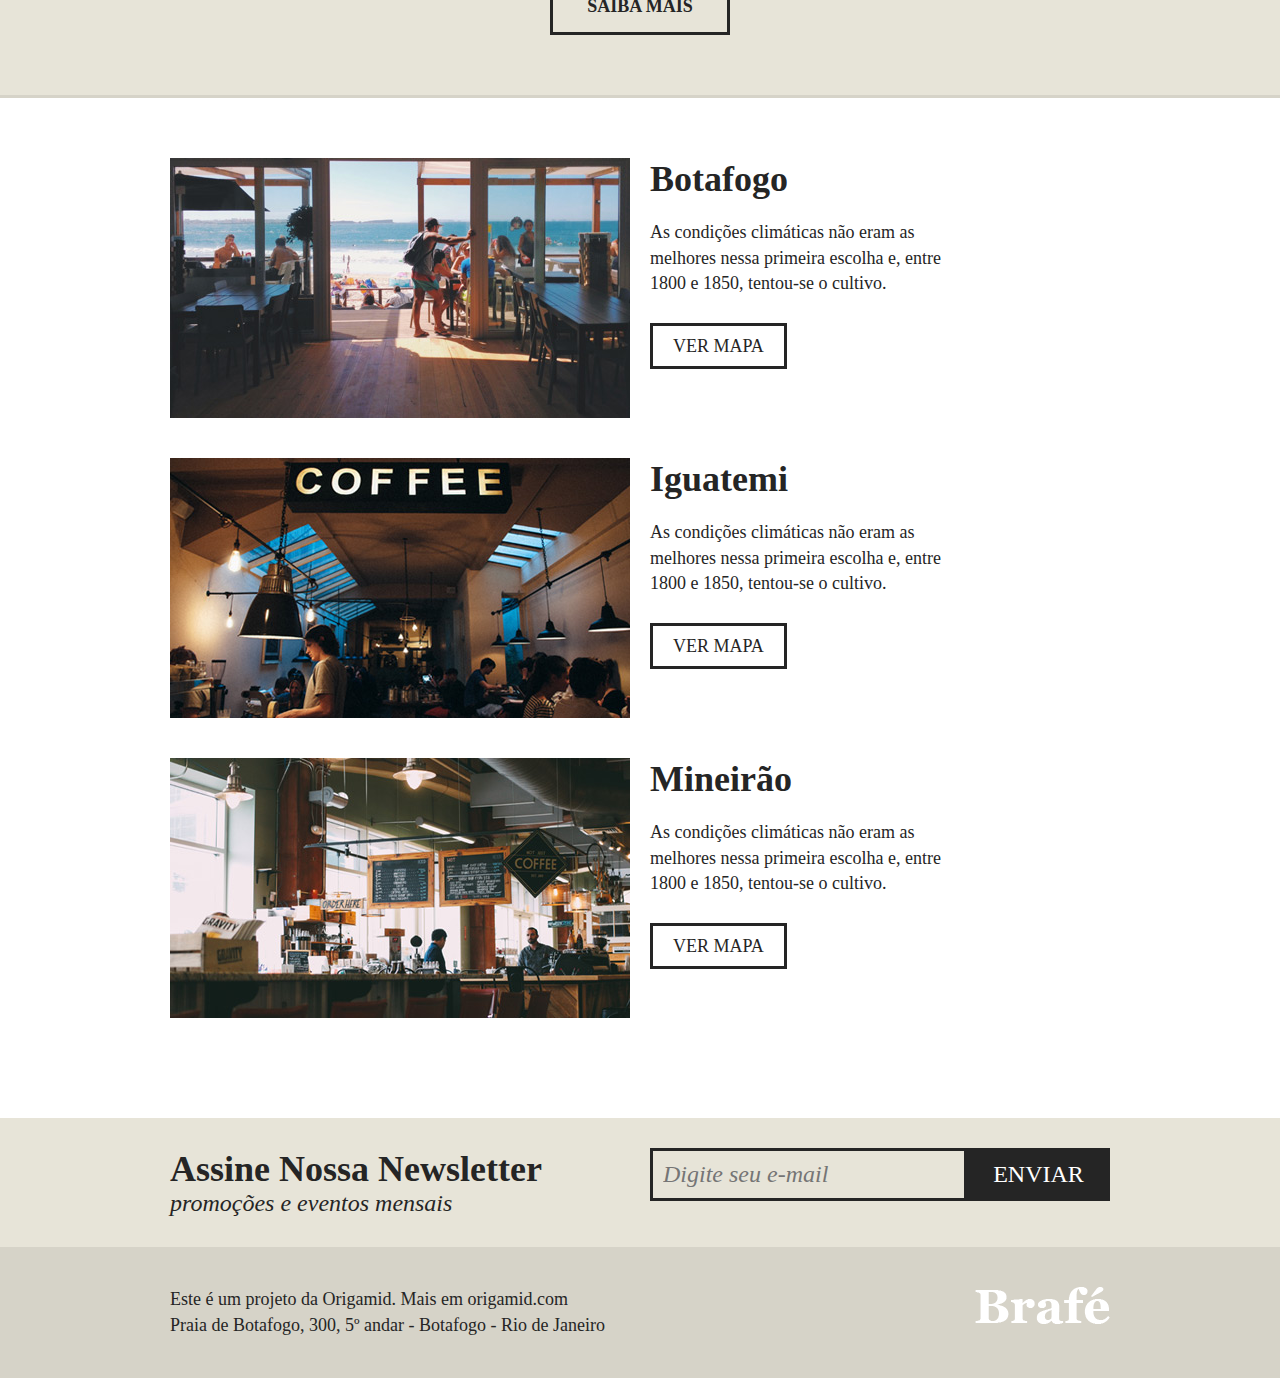
<file: Brafé 1/Flexbox/index.html>
<!DOCTYPE html>
<html lang="pt-br">
<head>
    <meta charset="UTF-8">
    <meta http-equiv="X-UA-Compatible" content="IE=edge">
    <meta name="viewport" content="width=device-width, initial-scale=1.0">

    <title>Brafé</title>

    <link rel="stylesheet" href="./public/css/style.css">
<body>
    <header class="menu">
        <div class="container">
            <a class="menu-logo" href="#"><img src="./public/img/brafe.png" alt="Brafé"></a>
            <nav class="menu-nav">
                <ul>
                    <li><a href="#">Sobre</a></li>
                    <li><a href="#">Produtos</a></li>
                    <li><a href="#">Portfílo</a></li>
                    <li><a href="#">Contato</a></li>
                </ul>
            </nav>
        </div>
    </header>

    <main class="intro">
        <h1>Cafés com a cara <br> do Brasil</h1>
        <p>Direto das fazendas de Minas Gerais</p>
    </main>

    <section class="sobre">
        <h2>Uma mistura de</h2>
        <div class="container">
            <div class="sobre-item">
                <img src="./public/img/cafe-1.jpg">
                <h3>amor</h3>
            </div>
            <div class="sobre-item">
                <img src="./public/img/cafe-2.jpg">
                <h3>perfeição</h3>
            </div>
        </div>
        <p> 
            O café é uma bebida produzida a partir dos grãos torrados do fruto do cafeeiro. É servido tradicionalm
            aente quente, mas também pode ser consumido gelado. Ele é um estimulante, por possuir cafeína — geralmente 80 a 140 mg para cada 207 ml dependendo do método de preparação.
        </p>
    </section>

    <section class="produtos">
        <div class="container">
			<div class="produtos-item">
				<h2 class="produtos-paulista">Paulista</h2>
				<p>As condições climáticas não eram as melhores nessa primeira escolha e, entre 1800 e 1850, tentou-se o cultivo noutras regiões: o João Alberto Castelo Branco trouxe mudas do Pará</p>
			</div>
			<div class="produtos-item">
				<h2 class="produtos-carioca">Carioca</h2>
				<p>As condições climáticas não eram as melhores nessa primeira escolha e, entre 1800 e 1850, tentou-se o cultivo noutras regiões: o João Alberto Castelo Branco trouxe mudas do Pará</p>
			</div>
			<div class="produtos-item">
				<h2 class="produtos-mineiro">Mineiro</h2>
				<p>As condições climáticas não eram as melhores nessa primeira escolha e, entre 1800 e 1850, tentou-se o cultivo noutras regiões: o João Alberto Castelo Branco trouxe mudas do Pará</p>
			</div>
        </div>
        <a class="produtos-btn" href="#">Saiba Mais</a>
    </section>

	<section class="locais">
		<div class="locais-item container">
            <div class="locais-img">
                <img src="./public/img/botafogo.jpg" alt="Brafé unidade Botafogo">
            </div>
			<div class="locais-info">
				<h2>Botafogo</h2>
				<p>As condições climáticas não eram as melhores nessa primeira escolha e, entre 1800 e 1850, tentou-se o cultivo.</p>
				<a href="#">Ver Mapa</a>
			</div>
		</div>
		
		<div class="locais-item container">
            <div class="locais-img">
                <img src="./public/img/iguatemi.jpg" alt="Brafé unidade Iguatemi">
            </div>
			<div class="locais-info">
				<h2>Iguatemi</h2>
				<p>As condições climáticas não eram as melhores nessa primeira escolha e, entre 1800 e 1850, tentou-se o cultivo.</p>
				<a href="#">Ver Mapa</a>
			</div>
		</div>
		
		<div class="locais-item container">
            <div class="locais-img">
                <img src="./public/img/mineirao.jpg" alt="Brafé unidade Mineirão">
            </div>
			<div class="locais-info">
				<h2>Mineirão</h2>
				<p>As condições climáticas não eram as melhores nessa primeira escolha e, entre 1800 e 1850, tentou-se o cultivo.</p>
				<a href="#">Ver Mapa</a>
			</div>
		</div>
	</section>

    <section class="assine">
		<div class="container">
			<div class="assine-info">
				<h2>Assine Nossa Newsletter</h2>
				<p>promoções e eventos mensais</p>
			</div>
			<form>
				<label>E-mail</label>
				<input type="text" placeholder="Digite seu e-mail">
				<button type="submit">Enviar</button>
			</form>
		</div>
	</section>

	<footer class="footer">
		<div class="container">
			<p>Este é um projeto da Origamid. Mais em origamid.com<br>Praia de Botafogo, 300, 5º andar - Botafogo - Rio de Janeiro</p>
			<div class="footer-img">
                <img src="./public/img/brafe.png" alt="Brafé">
            </div>
		</div>
	</footer>
</body>
</html>
</file>
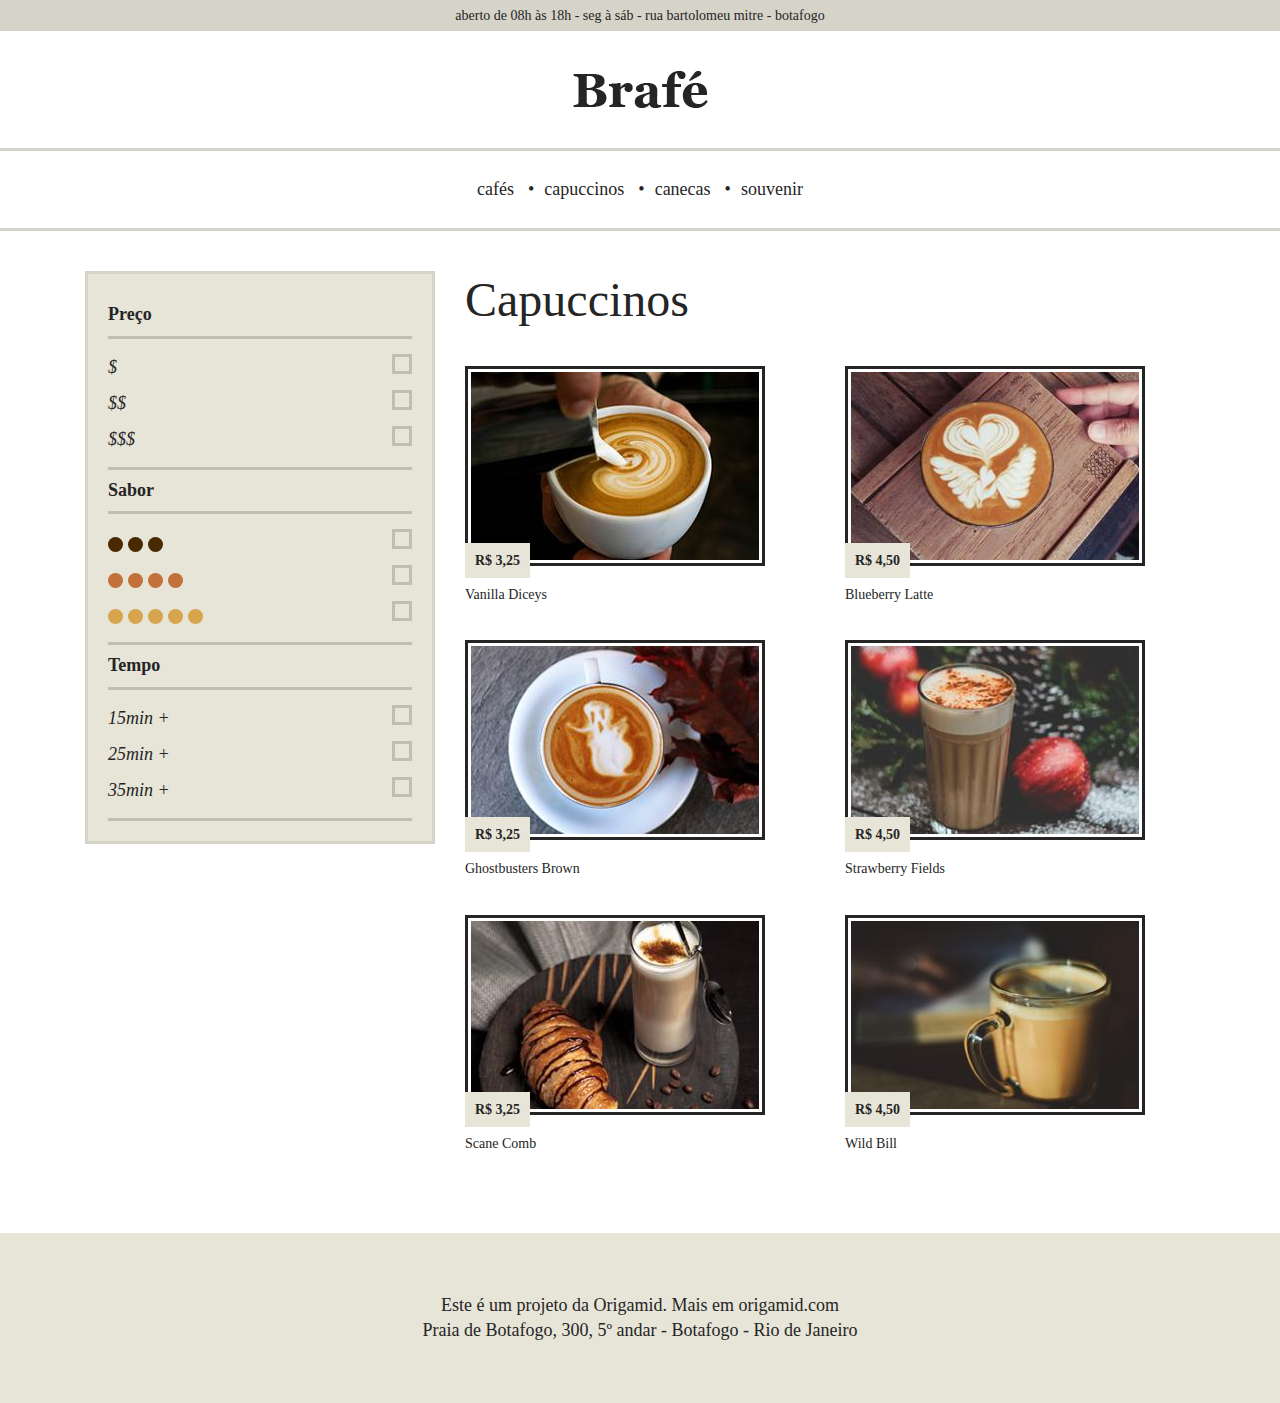
<file: Brafé 2/Bootstrap/index.html>
<!DOCTYPE html>
<html lang="pt-br">
<head>
    <meta charset="UTF-8">
    <meta http-equiv="X-UA-Compatible" content="IE=edge">
    <meta name="viewport" content="width=device-width, initial-scale=1.0">

    <title>Brafé</title>

    <link rel="stylesheet" href="./public/css/bootstrap.css">
    <link rel="stylesheet" href="./public/css/style.css">
<body>
    <header>
        <div class="header-informacoes">
            <p>
                aberto de 08h às 18h - seg à sáb - rua bartolomeu mitre - botafogo
            </p>
		</div>
		<a class="header-logo" href="index.html">
			<img src="./public/img/brafe.png" alt="Brafé">
		</a>
		<nav class="header-menu">
			<ul>
				<li><a href="#">cafés</a></li>
				<li><a href="#">capuccinos</a></li>
				<li><a href="#">canecas</a></li>
				<li><a href="#">souvenir</a></li>
			</ul>
		</nav>
    </header>

    <div class="container">
		<div class="row">
			<div class="col-md-4">
				<nav class="filtro">
					<h2>Preço</h2>
					<ul>
						<li>$</li>
						<li>$$</li>
						<li>$$$</li>
					</ul>
					<h2>Sabor</h2>
					<ul class="sabor">
						<li><span class="sabor-3">Marrom</span></li>
						<li><span class="sabor-4">Laranja</span></li>
						<li><span class="sabor-5">Amarelo</span></li>
					</ul>
					<h2>Tempo</h2>
					<ul>
						<li>15min +</li>
						<li>25min +</li>
						<li>35min +</li>
					</ul>
				</nav>
			</div>
			<div class="col-md-8">
				<section class="produtos">
					<h1>Capuccinos</h1>
					<ul class="row">
						<li class="col-6">
							<img src="./public/img/cafe-1.jpg" alt="Café 1">
							<span>R$ 3,25</span>
							<h2>Vanilla Diceys</h2>
						</li>
						
						<li class="col-6">
							<img src="./public/img/cafe-2.jpg" alt="Café 2">
							<span>R$ 4,50</span>
							<h2>Blueberry Latte</h2>
						</li>
						
						<li class="col-6">
							<img src="./public/img/cafe-3.jpg" alt="Café 3">
							<span>R$ 3,25</span>
							<h2>Ghostbusters Brown</h2>
						</li>
						
						<li class="col-6">
							<img src="./public/img/cafe-4.jpg" alt="Café 1">
							<span>R$ 4,50</span>
							<h2>Strawberry Fields</h2>
						</li>
						
						<li class="col-6">
							<img src="./public/img/cafe-5.jpg" alt="Café 2">
							<span>R$ 3,25</span>
							<h2>Scane Comb</h2>
						</li>
						
						<li class="col-6">
							<img src="./public/img/cafe-6.jpg" alt="Café 6">
							<span>R$ 4,50</span>
							<h2>Wild Bill</h2>
						</li>
					</ul>
				</section>
			</div>
		</div>
	</div>

    <footer class="footer">
		<p>Este é um projeto da Origamid. Mais em origamid.com</p>
		<p>Praia de Botafogo, 300, 5º andar - Botafogo - Rio de Janeiro</p>
	</footer>
</body>
</html>
</file>
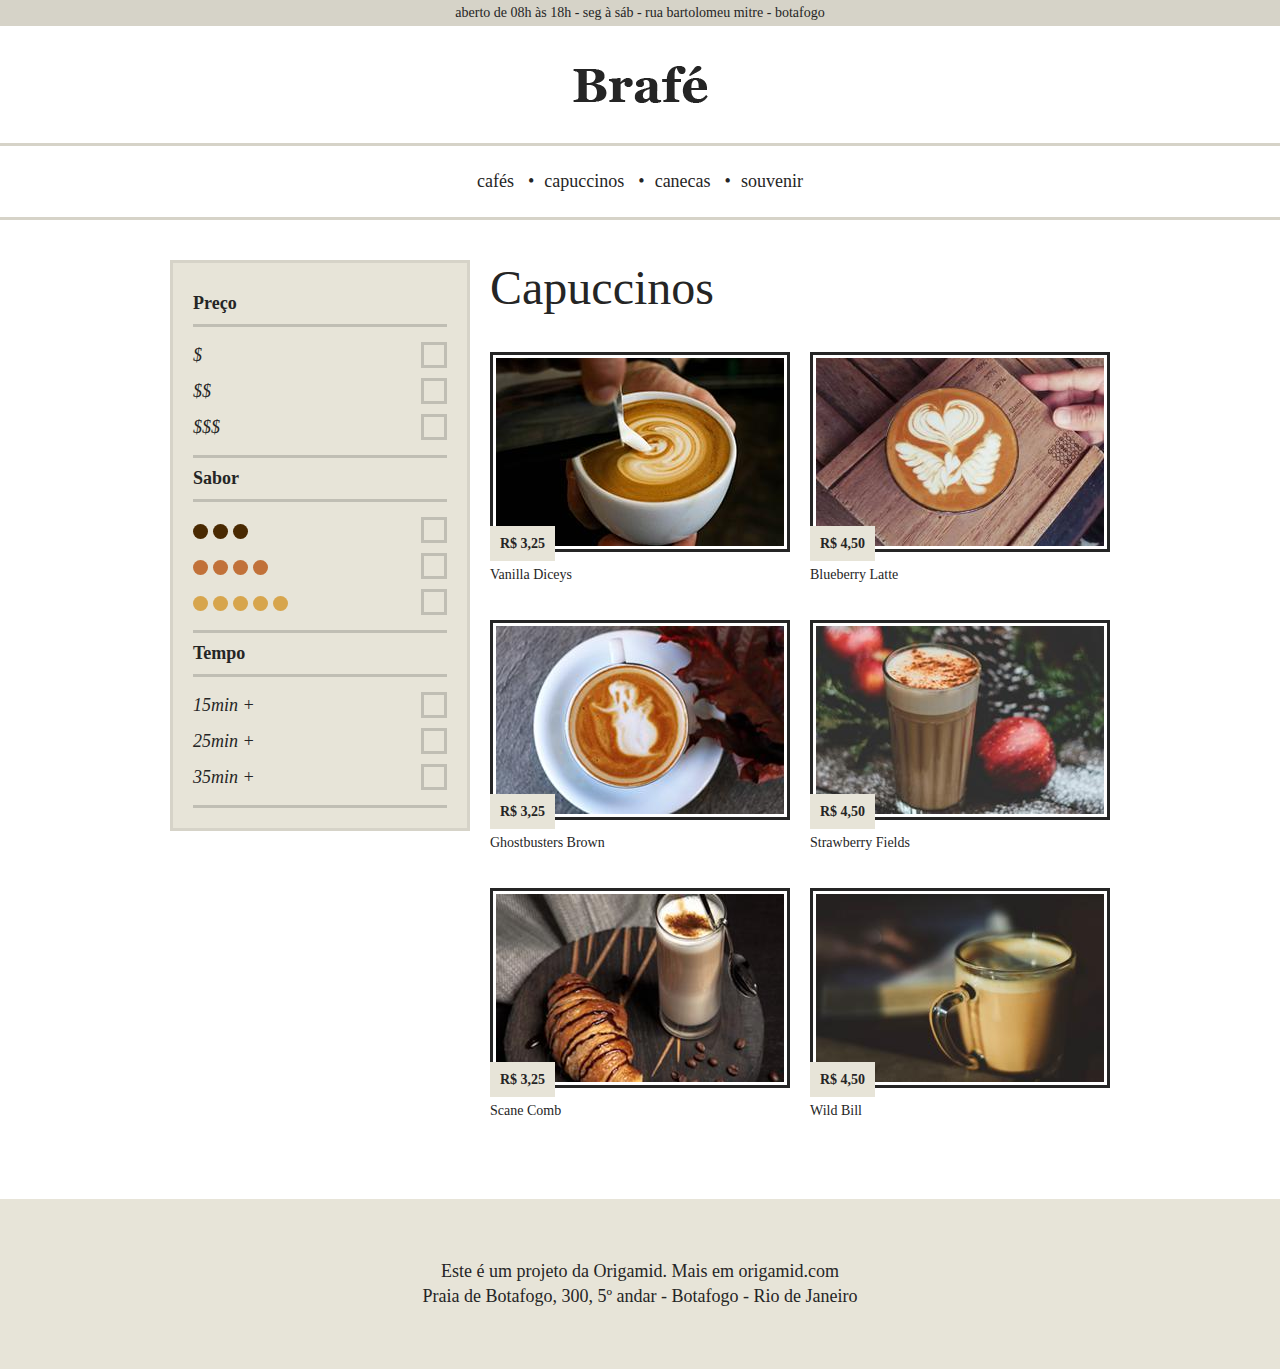
<file: Brafé 2/CSS Puro/index.html>
<!DOCTYPE html>
<html lang="pt-br">
<head>
    <meta charset="UTF-8">
    <meta http-equiv="X-UA-Compatible" content="IE=edge">
    <meta name="viewport" content="width=device-width, initial-scale=1.0">

	<title>Brafé</title>

    <link rel="stylesheet" href="./public/css/style.css">
<body>
    <header>
        <div class="header-informacoes">
            <p>
                aberto de 08h às 18h - seg à sáb - rua bartolomeu mitre - botafogo
            </p>
		</div>
		<a class="header-logo" href="index.html">
			<img src="./public/img/brafe.png" alt="Brafé">
		</a>
		<nav class="header-menu">
			<ul>
				<li><a href="#">cafés</a></li>
				<li><a href="#">capuccinos</a></li>
				<li><a href="#">canecas</a></li>
				<li><a href="#">souvenir</a></li>
			</ul>
		</nav>
    </header>

    <div class="container">
		<nav class="filtro">
			<h2>Preço</h2>
			<ul>
				<li>$</li>
				<li>$$</li>
				<li>$$$</li>
			</ul>
			<h2>Sabor</h2>
			<ul class="sabor">
				<li><span class="sabor-3">Marrom</span></li>
				<li><span class="sabor-4">Laranja</span></li>
				<li><span class="sabor-5">Amarelo</span></li>
			</ul>
			<h2>Tempo</h2>
			<ul>
				<li>15min +</li>
				<li>25min +</li>
				<li>35min +</li>
			</ul>
		</nav>
		
		<section class="produtos">
			<h1>Capuccinos</h1>
			<ul>
				<li>
					<img src="./public/img/cafe-1.jpg" alt="Café 1">
					<span>R$ 3,25</span>
					<h2>Vanilla Diceys</h2>
				</li>
				
				<li>
					<img src="./public/img/cafe-2.jpg" alt="Café 2">
					<span>R$ 4,50</span>
					<h2>Blueberry Latte</h2>
				</li>
				
				<li>
					<img src="./public/img/cafe-3.jpg" alt="Café 3">
					<span>R$ 3,25</span>
					<h2>Ghostbusters Brown</h2>
				</li>
				
				<li>
					<img src="./public/img/cafe-4.jpg" alt="Café 1">
					<span>R$ 4,50</span>
					<h2>Strawberry Fields</h2>
				</li>
				
				<li>
					<img src="./public/img/cafe-5.jpg" alt="Café 2">
					<span>R$ 3,25</span>
					<h2>Scane Comb</h2>
				</li>
				
				<li>
					<img src="./public/img/cafe-6.jpg" alt="Café 6">
					<span>R$ 4,50</span>
					<h2>Wild Bill</h2>
				</li>
			</ul>
		</section>
	</div>

    <footer class="footer">
		<p>Este é um projeto da Origamid. Mais em origamid.com</p>
		<p>Praia de Botafogo, 300, 5º andar - Botafogo - Rio de Janeiro</p>
	</footer>
</body>
</html>
</file>
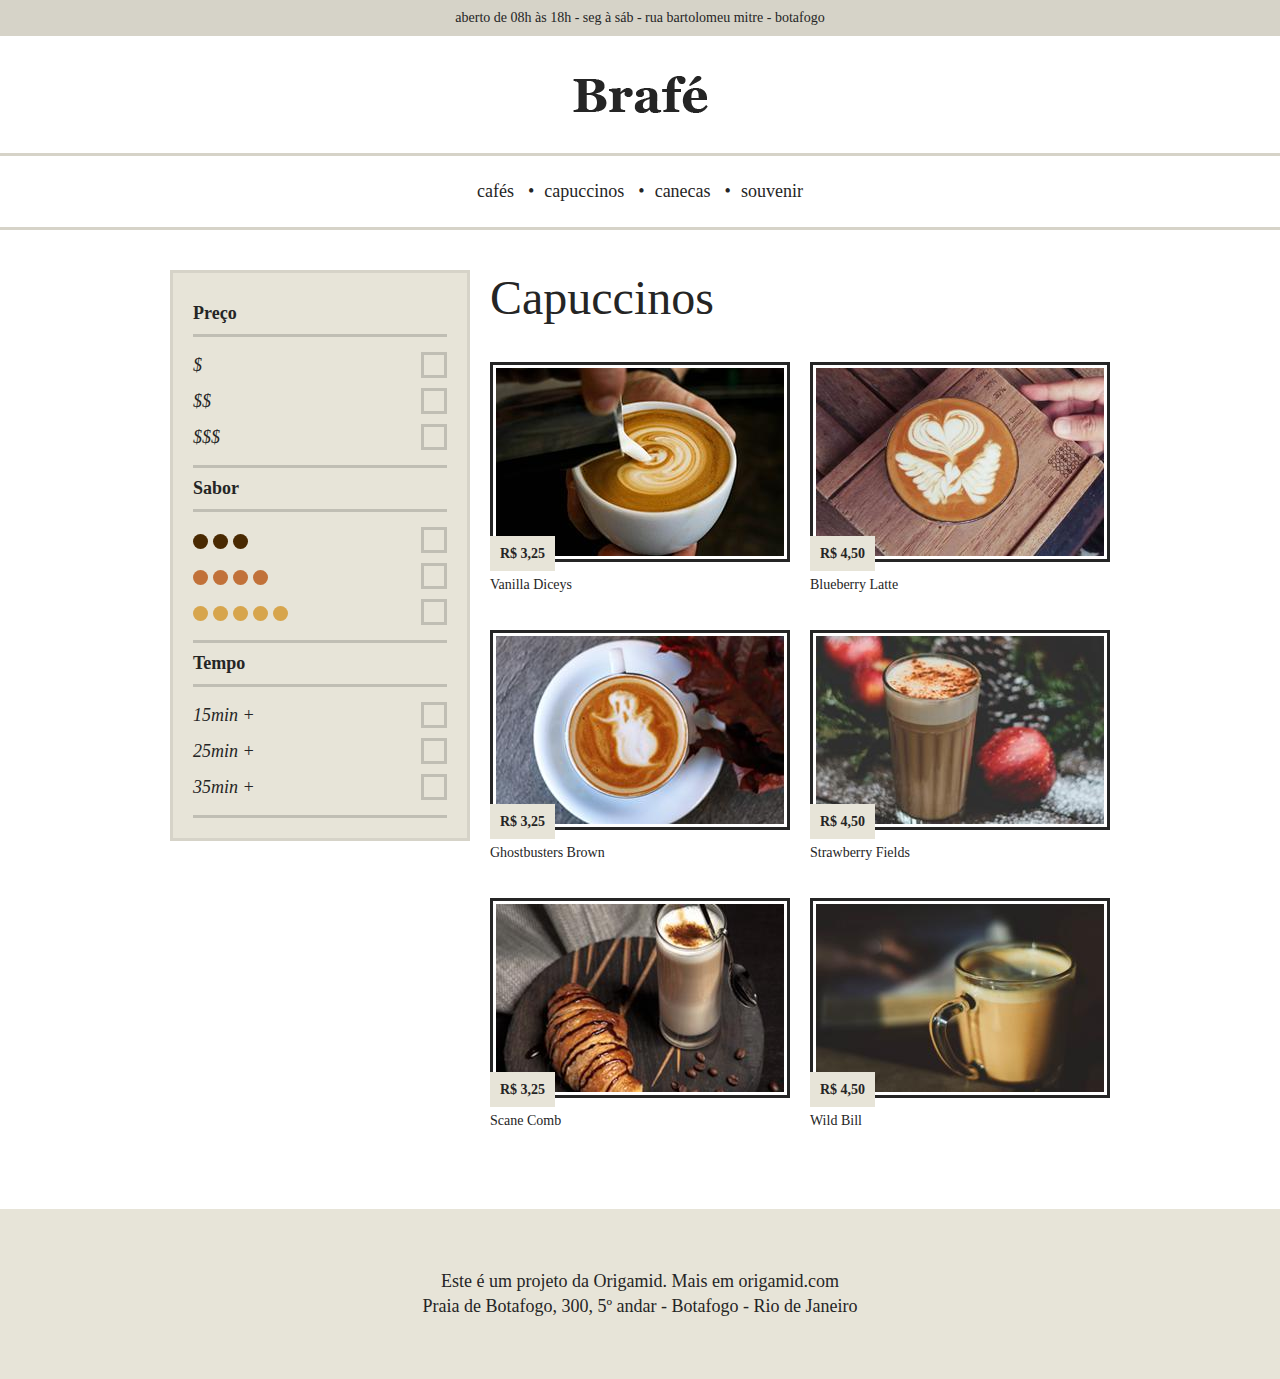
<file: Brafé 2/Flexbox/index.html>
<!DOCTYPE html>
<html lang="pt-br">
<head>
    <meta charset="UTF-8">
    <meta http-equiv="X-UA-Compatible" content="IE=edge">
    <meta name="viewport" content="width=device-width, initial-scale=1.0">

    <title>Brafé</title>

    <link rel="stylesheet" href="./public/css/flex.css">
    <link rel="stylesheet" href="./public/css/style.css">
<body>
    <header>
        <div class="header-informacoes">
            <p>
                aberto de 08h às 18h - seg à sáb - rua bartolomeu mitre - botafogo
            </p>
		</div>
		<a class="header-logo" href="index.html">
			<img src="./public/img/brafe.png" alt="Brafé">
		</a>
		<nav class="header-menu">
			<ul>
				<li><a href="#">cafés</a></li>
				<li><a href="#">capuccinos</a></li>
				<li><a href="#">canecas</a></li>
				<li><a href="#">souvenir</a></li>
			</ul>
		</nav>
    </header>

    <div class="flex">
		<nav class="filtro flex-item-4">
			<h2>Preço</h2>
			<ul>
				<li>$</li>
				<li>$$</li>
				<li>$$$</li>
			</ul>
			<h2>Sabor</h2>
			<ul class="sabor">
				<li><span class="sabor-3">Marrom</span></li>
				<li><span class="sabor-4">Laranja</span></li>
				<li><span class="sabor-5">Amarelo</span></li>
			</ul>
			<h2>Tempo</h2>
			<ul>
				<li>15min +</li>
				<li>25min +</li>
				<li>35min +</li>
			</ul>
		</nav>
		
		<section class="produtos flex-item-8">
			<h1>Capuccinos</h1>
			<ul class="flex-row">
				<li class="flex-item-6">
					<img src="./public/img/cafe-1.jpg" alt="Café 1">
					<span>R$ 3,25</span>
					<h2>Vanilla Diceys</h2>
				</li>
				
				<li class="flex-item-6">
					<img src="./public/img/cafe-2.jpg" alt="Café 2">
					<span>R$ 4,50</span>
					<h2>Blueberry Latte</h2>
				</li>
				
				<li class="flex-item-6">
					<img src="./public/img/cafe-3.jpg" alt="Café 3">
					<span>R$ 3,25</span>
					<h2>Ghostbusters Brown</h2>
				</li>
				
				<li class="flex-item-6">
					<img src="./public/img/cafe-4.jpg" alt="Café 1">
					<span>R$ 4,50</span>
					<h2>Strawberry Fields</h2>
				</li>
				
				<li class="flex-item-6">
					<img src="./public/img/cafe-5.jpg" alt="Café 2">
					<span>R$ 3,25</span>
					<h2>Scane Comb</h2>
				</li>
				
				<li class="flex-item-6">
					<img src="./public/img/cafe-6.jpg" alt="Café 6">
					<span>R$ 4,50</span>
					<h2>Wild Bill</h2>
				</li>
			</ul>
		</section>
	</div>

    <footer class="footer">
		<p>Este é um projeto da Origamid. Mais em origamid.com</p>
		<p>Praia de Botafogo, 300, 5º andar - Botafogo - Rio de Janeiro</p>
	</footer>
 </body>
</html>
</file>
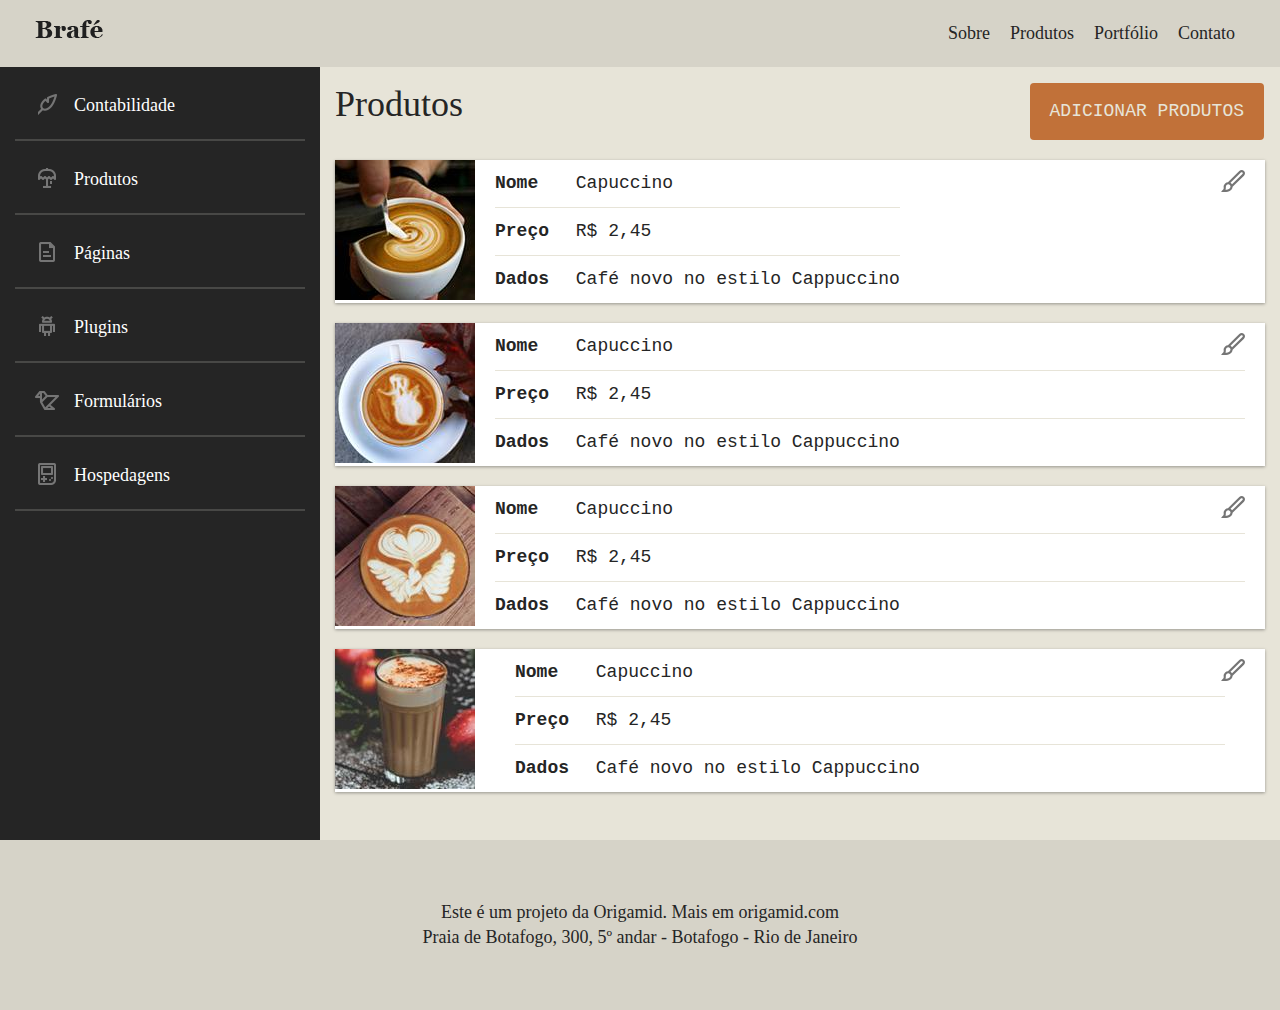
<file: Brafé 3/Bootstrap/index.html>
<!DOCTYPE html>
<html lang="pt-br">
<head>
    <meta charset="UTF-8">
    <meta http-equiv="X-UA-Compatible" content="IE=edge">
    <meta name="viewport" content="width=device-width, initial-scale=1.0">

    <title>Brafé</title>

    <link rel="stylesheet" href="./public/css/bootstrap.css">
    <link rel="stylesheet" href="./public/css/style.css">
<body>
    <header class="header">
        <div class="container-fluid">
            <div class="row">
                <div class="col-md-4 col-sm-12 justify-content-md-start justify-content-center d-flex">
                    <a class="header-logo" href="">
                        <img src="./public/img/brafe.png" alt="Brafé">
                    </a>
                </div>
                <div class="col-md-8 col-sm-12">
                    <nav class="header-menu">
                        <ul class="d-flex justify-content-md-end justify-content-center flex-wrap">
                            <li><a href="">Sobre</a></li>
                            <li><a href="">Produtos</a></li>
                            <li><a href="">Portfólio</a></li>
                            <li><a href="">Contato</a></li>
                        </ul>
                    </nav>
                </div>
            </div>
        </div>
    </header>

    <main class="main-container container-fluid">
        <div class="row">
            <nav class="side-nav col-md-4 col-xl-3">
                <ul>
                    <li><a class="nav-contabilidade" href="">Contabilidade</a></li>
                    <li><a class="nav-produtos"  href="">Produtos</a></li>
                    <li><a class="nav-paginas"  href="">Páginas</a></li>
                    <li><a class="nav-plugins"  href="">Plugins</a></li>
                    <li><a class="nav-formularios"  href="">Formulários</a></li>
                    <li><a class="nav-hospedagens"  href="">Hospedagens</a></li>
                </ul>
            </nav>

            <section class="produtos col-md-8 col-xl-9 mb-5">
                <header class="row align-itens-center mt-3">
                    <h1 class="col">Produtos</h1>
                    <a class="adicionar-produtos mx-3" href="">Adicionar Produtos</a>
                </header>
                <ul>
                    <li class="produtos-item">
                        <div class="media">
                            <img src="./public/img/cafe-1.jpg" alt="Café 1">
                            <ul>
                                <li><span>Nome</span> Capuccino</li>
                                <li><span>Preço</span> R$ 2,45</li>
                                <li><span>Dados</span> Café novo no estilo Cappuccino</li>
                            </ul>
                            <a href="#">Editar</a>
                        </div>
                    </li>
                    <li class="produtos-item">
                        <div class="media">
                            <img src="./public/img/cafe-2.jpg" alt="Café 2">
                            <ul class="media-body">
                                <li><span>Nome</span> Capuccino</li>
                                <li><span>Preço</span> R$ 2,45</li>
                                <li><span>Dados</span> Café novo no estilo Cappuccino</li>
                            </ul>
                            <a href="#">Editar</a>
                        </div>
                    </li>
                    <li class="produtos-item">
                        <div class="media">
                            <img src="./public/img/cafe-3.jpg" alt="Café 3">
                            <ul class="media-body">
                                <li><span>Nome</span> Capuccino</li>
                                <li><span>Preço</span> R$ 2,45</li>
                                <li><span>Dados</span> Café novo no estilo Cappuccino</li>
                            </ul>
                            <a href="#">Editar</a>
                        </div>
                    </li>
                    <li class="produtos-item">
                        <div class="media">
                            <img src="./public/img/cafe-4.jpg" alt="Café 4">
                            <ul class="media-body">
                                <ul >
                                <li><span>Nome</span> Capuccino</li>
                                <li><span>Preço</span> R$ 2,45</li>
                                <li><span>Dados</span> Café novo no estilo Cappuccino</li>
                            </ul>
                            <a href="#">Editar</a>
                        </div>
                    </li>
                </ul>
            </section>
        </div>
    </main>

    <footer class="footer">
        <p>Este é um projeto da Origamid. Mais em origamid.com</p>
        <p>Praia de Botafogo, 300, 5º andar - Botafogo - Rio de Janeiro</p>
    </footer>
</body>
</html>
</file>
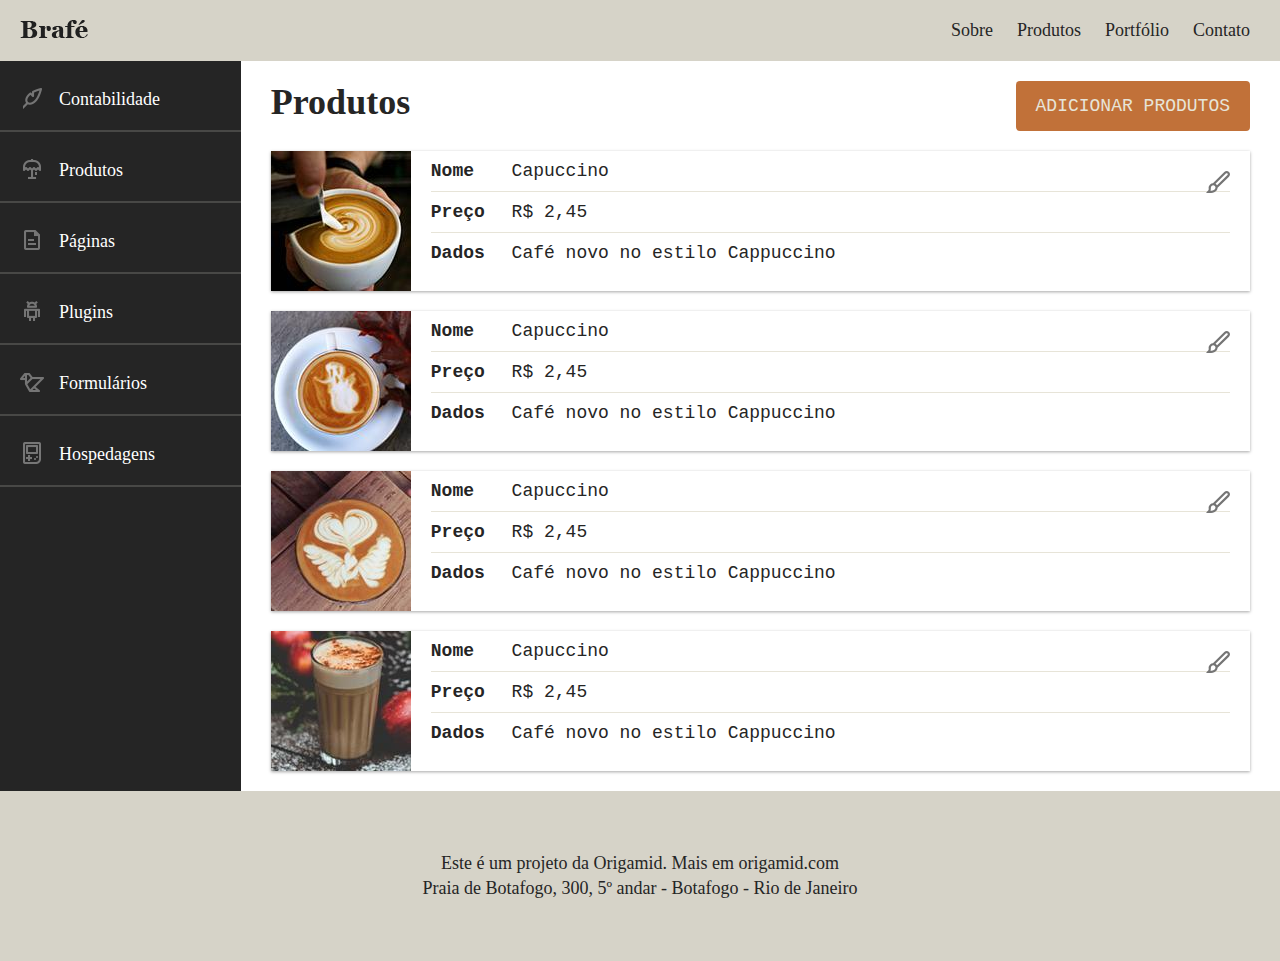
<file: Brafé 3/CSS Puro/index.html>
<!DOCTYPE html>
<html lang="pt-br">
<head>
    <meta charset="UTF-8">
    <meta http-equiv="X-UA-Compatible" content="IE=edge">
    <meta name="viewport" content="width=device-width, initial-scale=1.0">

    <title>Brafé</title>

    <link rel="stylesheet" href="./public/css/style.css">
<body>
    <header class="header">
        <a class="header-logo" href="">
            <img src="./public/img/brafe.png" alt="Brafé">
        </a>
        <nav class="header-menu">
            <ul>
                <li><a href="">Sobre</a></li>
                <li><a href="">Produtos</a></li>
                <li><a href="">Portfólio</a></li>
                <li><a href="">Contato</a></li>
            </ul>
        </nav>
    </header>

    <main class="main-container">
        <nav class="side-nav">
            <ul>
                <li><a class="nav-contabilidade" href="">Contabilidade</a></li>
                <li><a class="nav-produtos"  href="">Produtos</a></li>
                <li><a class="nav-paginas"  href="">Páginas</a></li>
                <li><a class="nav-plugins"  href="">Plugins</a></li>
                <li><a class="nav-formularios"  href="">Formulários</a></li>
                <li><a class="nav-hospedagens"  href="">Hospedagens</a></li>
            </ul>
        </nav>

        <section class="produtos">
            <header>
                <h1>Produtos</h1>
                <a class="adicionar-produtos" href="">Adicionar Produtos</a>
            </header>
            <ul>
                <li class="produtos-item">
                    <img src="./public/img/cafe-1.jpg" alt="Café 1">
                    <ul>
                        <li><span>Nome</span> Capuccino</li>
                        <li><span>Preço</span> R$ 2,45</li>
                        <li><span>Dados</span> Café novo no estilo Cappuccino</li>
                    </ul>
                    <a href="#">Editar</a>
                </li>
                <li class="produtos-item">
                    <img src="./public/img/cafe-2.jpg" alt="Café 2">
                    <ul>
                        <li><span>Nome</span> Capuccino</li>
                        <li><span>Preço</span> R$ 2,45</li>
                        <li><span>Dados</span> Café novo no estilo Cappuccino</li>
                    </ul>
                    <a href="#">Editar</a>
                </li>
                <li class="produtos-item">
                    <img src="./public/img/cafe-3.jpg" alt="Café 3">
                    <ul>
                        <li><span>Nome</span> Capuccino</li>
                        <li><span>Preço</span> R$ 2,45</li>
                        <li><span>Dados</span> Café novo no estilo Cappuccino</li>
                    </ul>
                    <a href="#">Editar</a>
                </li>
                <li class="produtos-item">
                    <img src="./public/img/cafe-4.jpg" alt="Café 4">
                    <ul>
                        <li><span>Nome</span> Capuccino</li>
                        <li><span>Preço</span> R$ 2,45</li>
                        <li><span>Dados</span> Café novo no estilo Cappuccino</li>
                    </ul>
                    <a href="#">Editar</a>
                </li>
            </ul>
        </section>
    </main>

    <footer class="footer">
        <p>Este é um projeto da Origamid. Mais em origamid.com</p>
        <p>Praia de Botafogo, 300, 5º andar - Botafogo - Rio de Janeiro</p>
    </footer>
</body>
</html>
</file>
<file: Brafé 1/Bootstrap/public/css/styleIndex.css>
body,
h1,
h2,
h3,
p,
ul {
    padding: 0px;
    margin: 0px;
}

body {
    font-family: Georgia, serif;
    color: #252525;
}

* {
    box-sizing: border-box;
}

img {
    display: block;
    max-width: 100%;
}

.brafes {
    background: #e7e4d8;
    border-top: 3px solid #d6d3c8;
    border-bottom: 3px solid #d6d3c8;
    padding-top: 25px;
    padding-bottom: 25px;
}

.brafes a {
    color: #252525;
}

.brafes a:hover {
    text-decoration: none;
}

.brafes.brafe-branco {
    background: #fff;
}

.brafes h1 {
    font-size: 2.5em;
    text-align: center;
    margin-bottom: 20px;
    font-weight: bold;
}

.brafes-item h2 {
    font-size: 2.25em;
    text-align: center;
    margin-bottom: 20px;
    font-weight: bold;
}

.brafes-item h2::before {
    content: "";
    display: block;
    width: 100px;
    height: 100px;
    background: currentColor;
    border-radius: 50%;
    border: 5px solid #e7e4d8;
    box-shadow: 0 0 0 5px currentColor;
    margin: 20px auto;
}

h2.brafes-paulista::before {
    color: #492901;
}

h2.brafes-carioca::before {
    color: #c17139;
}

h2.brafes-mineiro::before {
    color: #d7a54d;
}
</file>
<file: Brafé 1/Bootstrap/public/css/style.css>
body,
h1,
h2,
h3,
p,
ul {
    padding: 0px;
    margin: 0px;
}

body {
    font-family: Georgia, serif;
    color: #252525;
}

* {
    box-sizing: border-box;
}

img {
    display: block;
    max-width: 100%;
}

.menu {
    background: #252525;
    padding: 15px 0;
}

.menu-nav a {
    text-decoration: none;
    color: #fff;
    font-size: 1.125em;
}

.menu-nav ul {
    display: flex;
    justify-content: flex-end;
    list-style: none;
}

.menu-nav ul li a {
    margin-left: 10px;
    padding: 10px;
}

.intro {
    background: url('../img/bg-intro.jpg') no-repeat center center;
    background-size: cover;
    color: #fff;
    padding: 150px 0;
    text-align: center;
}

.intro h1 {
    text-transform: uppercase;
    font-size: 3em;
    font-weight: bold;
}

.intro h1::after {
    content: '';
    display: block;
    width: 20px;
    height: 4px;
    background: #fff;
    margin: 20px auto;
}

.intro p {
    font-style: italic;
    font-size: 1.125em;
}

.sobre {
    padding-top: 60px;
    padding-bottom: 60px;
}

.sobre h2 {
    font-size: 2.25em;
    text-align: center;
    margin-bottom: 60px;
    font-weight: bold;
}

.sobre-item h3 {
    font-size: 2.25em;
    line-height: 1em;
    background: #252525;
    color: #fff;
    font-style: italic;
    font-weight: normal;
    text-align: center;
    position: relative;
    width: 220px;
    padding: 5px 0 10px 0;
    top: -25px;
}

.sobre > p {
    font-size: 1.125em;
    line-height: 1.4em;
    font-style: italic;
    max-width: 460px;
    text-align: center;
    margin: 20px auto;
}

.produtos {
    background: #e7e4d8;
    border-top: 3px solid #d6d3c8;
    border-bottom: 3px solid #d6d3c8;
    padding-top: 60px;
    padding-bottom: 60px;
}

.produtos-item {
    margin-bottom: 40px;
}
.produtos-item h2 {
    font-size: 2.25em;
    text-align: center;
    margin-bottom: 20px;
    font-weight: bold;
}

.produtos-item h2::before {
    content: '';
    display: block;
    width: 100px;
    height: 100px;
    background: currentColor;
    border-radius: 50%;
    border: 5px solid #e7e4d8;
    box-shadow: 0 0 0 5px currentColor;
    margin: 20px auto;
}

h2.produtos-paulista::before {
    color: #492901;
}

h2.produtos-carioca::before {
    color: #c17139;
}

h2.produtos-mineiro::before {
    color: #d7a54d;
}

.produtos-item p {
    font-size: 0.875em;
    line-height: 1.4em;
}

.produtos-btn {
    border: 3px solid #252525;
    color: #252525;
    text-decoration: none;
    text-align: center;
    font-size: 1.125em;
    font-weight: bold;
    text-transform: uppercase;
    width: 180px;
    display: block;
    margin: 20px auto 0 auto;
    padding: 15px 0;
}

.produtos-btn:hover {
    text-decoration: none;
    color: #c17139;
    border-color: #c17139;
}

.locais {
    padding-top: 60px;
    padding-bottom: 60px;
}

.locais-item {
    margin-bottom: 40px;
}

.locais-item h2 {
    font-size: 2.25em;
    margin-bottom: 20px;
    font-weight: bold;
}

.locais-item p {
    font-size: 1.125em;
    line-height: 1.4em;
    max-width: 320px;
    margin-bottom: 40px;
}

.locais-item a {
    font-size: 1.125em;
    text-transform: uppercase;
    text-decoration: none;
    border: 3px solid;
    color: #252525;
    padding: 10px 20px;
}

.assine {
    background: #e7e4d8;
    padding-top: 30px;
    padding-bottom: 30px;
}

.assine-info h2 {
    font-size: 2.25em;
    font-weight: bold;
}

.assine-info p {
    font-size: 1.5em;
    font-style: italic;
}

.assine form label {
    display: none;
}

.assine form {
    margin-top: 10px;
    display: flex;
    flex-wrap: wrap;
    align-content: flex-start;
}

.assine input {
    border: 3px solid #252525;
    background: none;
    font-size: 1.5em;
    font-style: italic;
    font-family: Georgia, serif;
    align-self: flex-start;
    padding: 10px;
}

.assine button {
    background: #252525;
    border: none;
    font-family: Georgia, serif;
    text-transform: uppercase;
    font-size: 1.5em;
    color: #fff;
    cursor: pointer;
    align-self: flex-start;
    padding: 13px;
}

.footer {
    background: #d6d3c8;
    padding-top: 40px;
    padding-bottom: 40px;
}

.footer p {
    font-size: 1.125em;
    line-height: 1.4em;
}

.footer-img {
    display: flex;
    justify-content: end;
}

@media (max-width: 768px) {
    .menu-nav ul {
        justify-content: center;
        margin-top: 16px;
    }

    .menu-logo {
        display: flex;
        justify-content: center;
    }

    .menu-nav ul li a {
        margin-left: 0;
    }

    .intro {
        padding: 60px 0;
    }

    .footer-img {
        display: flex;
        justify-content: start;
        margin-top: 20px;
    }
}
</file>
<file: Brafé 1/CSS Puro/public/css/style.css>
body,
h1,
h2,
h3,
p,
ul {
    padding: 0;
    margin: 0;
}

body {
    font-family: Georgia, serif;
    color: #252525;
}

* {
    box-sizing: border-box;
}

.menu {
    background: #252525;
    padding: 20px 0;
}

.menu-container {
    max-width: 960px;
    margin: 0 auto;
}

.menu-container::after,
.menu-container::before {
    content: '';
    display: table;
    clear: both;
}

.menu-logo {
    display: block;
    float: left;
    margin-left: 10px;
}

.menu-nav {
    float: right;
    margin-right: 10px;
}

.menu-nav li {
    display: inline-block;
}

.menu-nav a {
    display: block;
    padding: 10px;
    text-decoration: none;
    color: #fff;
    font-size: 1.125em;
}

.intro {
    background: url('../img/bg-intro.jpg') no-repeat center center;
    background-size: cover;
    padding: 150px 0;
    text-align: center;
    color: #fff;
}

.intro h1 {
    text-transform: uppercase;
    font-size: 3em;
}

.intro h1::after {
    content: '';
    display: block;
    width: 20px;
    height: 4px;
    background: #fff;
    margin: 10px auto;
}

.intro p {
    font-style: italic;
    font-size: 1.125em;
}

.sobre {
    padding: 60px 0;
}

.sobre-container {
    max-width: 960px;
    margin: 0 auto;
}

.sobre-container::after,
.sobre-container::before {
    content: '';
    display: table;
    clear: both;
}

.sobre h2 {
    text-align: center;
    font-size: 2.25em;
    margin-bottom: 60px;
}

.sobre-item {
    width: 460px;
    float: left;
    margin: 0 10px;
}

.sobre-item img {
    display: block;
    max-width: 100%;
}

.sobre-item h3 {
    font-size: 2.25em;
    line-height: 1em;
    background: #252525;
    width: 220px;
    color: #fff;
    font-style: italic;
    font-weight: normal;
    text-align: center;
    padding: 5px 0 10px 0;
    top: -25px;
    position: relative;
}

.sobre > p {
    font-size: 1.125em;
    line-height: 1.4em;
    font-style: italic;
    text-align: center;
    margin: 20px auto;
    max-width: 460px;
}

.produtos {
    background: #e7e4d8;
    padding: 60px 0;
    border-top: 3px solid #d6d3c8;
    border-bottom: 3px solid #d6d3c8;
}

.produtos-container {
    max-width: 960px;
    margin: 0 auto;
}

.produtos-container::after,
.produtos-container::before {
    content: '';
    display: table;
    clear: both;
}

.produtos-item {
    width: 300px;
    float: left;
    margin: 0 10px 20px 10px;
}

.produtos-item h2 {
    text-align: center;
    font-size: 2.25em;
    margin-bottom: 20px;
}

.produtos-item h2::before {
    content: '';
    display: block;
    width: 100px;
    height: 100px;
    background: currentColor;
    border-radius: 50%;
    margin: 20px auto;
    border: 5px solid #e7e4d8;
    box-shadow: 0 0 0 10px currentColor;
}

.produtos-item h2.produtos-paulista::before {
    color: #492901;
}

.produtos-item h2.produtos-carioca::before {
    color: #c17139;
}

.produtos-item h2.produtos-mineiro::before {
    color: #d7a54d;
}

.produtos-btn {
    width: 180px;
    border: 3px solid;
    color: #252525;
    text-decoration: none;
    display: block;
    font-size: 1.125em;
    font-weight: bold;
    text-transform: uppercase;
    text-align: center;
    padding: 15px 0;
    margin: 20px auto;
}

.locais {
    max-width: 960px;
    margin: 0 auto;
    padding: 20px 0;
}

.locais-item::after,
.locais-item::before {
    content: '';
    display: table;
    clear: both;
}

.locais-item {
    clear: both;
    margin: 60px auto;
}

.locais-item img {
    width: 460px;
    display: block;
    float: left;
    margin: 0 10px;
}

.locais-item > div {
    width: 460px;
    float: left;
    margin: 0 10px;
}

.locais-item h2 {
    font-size: 2.25em;
    margin-bottom: 20px;
}

.locais-item p {
    font-size: 1.125em;
    line-height: 1.4em;
    max-width: 320px;
    margin-bottom: 40px;
}

.locais-item a {
    font-size: 1.125em;
    text-transform: uppercase;
    text-decoration: none;
    border: 3px solid;
    color: #252525;
    padding: 10px 20px;
}

.assine {
    background: #e7e4d8;
    padding: 30px 0;
}

.assine-container {
    max-width: 960px;
    margin: 0 auto;
}

.assine-container::after,
.assine-container::before {
    content: '';
    display: table;
    clear: both;
}

.assine-info {
    width: 460px;
    margin: 0 10px;
    float: left;
}

.assine-info h2 {
    font-size: 2.25em;
}

.assine-info p {
    font-size: 1.5em;
    font-style: italic;
}

.assine form {
    width: 460px;
    margin: 10px 10px 0 10px;
    float: left;
}

.assine form label {
    display: none;
}

.assine form input {
    width: 320px;
    border: 3px solid #252525;
    background: none;
    font-size: 1.5em;
    font-style: italic;
    font-family: Georgia, serif;
    padding: 10px;
    float: left;
}

.assine button {
    background: #252525;
    border: none;
    font-family: Georgia, serif;
    text-transform: uppercase;
    font-size: 1.5em;
    width: 140px;
    padding: 13px 0;
    color: #fff;
    cursor: pointer;
}

.footer {
    background: #d6d3c8;
    padding: 40px 0;
}

.footer-container {
    max-width: 960px;
    margin: 0 auto;
}

.footer-container::after,
.footer-container::before {
    content: '';
    display: table;
    clear: both;
}

.footer p {
    float: left;
    margin: 0 10px;
    font-size: 1.125em;
    line-height: 1.4em;
}

.footer img {
    float: right;
}

@media (min-width: 740px) and (max-width: 980px) {
    .sobre-container {
        max-width: 720px;
    }

    .sobre-item {
        width: 340px;
    }

    .produtos-container {
        max-width: 720px;
    }

    .produtos-item {
        width: 220px;
    }

    .locais {
        max-width: 720px;
    }

    .locais-item > div,
    .locais-item img {
        width: 340px;
    }

    .assine-container {
        max-width: 720px;
    }

    .assine-info,
    .assine form,
    .assine input {
        width: 340px;
    }

    .footer img {
        margin-right: 20px;
    }
}

@media (max-width: 739px) {
    .menu {
        text-align: center;
    }

    .menu-logo {
        float: none;
        margin: 0 auto;
    }

    .menu-nav {
        float: none;
        clear: both;
    }

    .intro {
        padding: 60px 0;
    }

    .intro h1 {
        font-size: 2.5em;
    }

    .sobre-container {
        max-width: 300px;
    }

    .sobre-item {
        width: 300px;
        margin: 0 auto;
    }

    .produtos-container {
        max-width: 300px;
    }

    .produtos-item {
        margin: 0 auto 20px auto;
    }

    .locais {
        max-width: 300px;
    }

    .locais-item > div,
    .locais-item img {
        width: 300px;
        margin: 0;
    }

    .assine-container {
        max-width: 300px;
    }

    .assine-info,
    .assine form,
    .assine input {
        width: 300px;
        margin: 10px 0 0 0;
    }

    .footer-container {
        max-width: 300px;
    }

    .footer p {
        float: none;
        margin: 0;
    }

    .footer img {
        float: none;
        margin: 20px 0;
    }
}
</file>
<file: Brafé 1/Flexbox/public/css/style.css>
body,
h1,
h2,
h3,
p,
ul {
    padding: 0px;
    margin: 0px;
}

body {
    font-family: Georgia, serif;
    color: #252525;
}

* {
    box-sizing: border-box;
}

.container {
    display: flex;
    max-width: 960px;
    margin: 0 auto;
}

.menu {
    background: #252525;
    padding: 15px 0;
}

.menu-nav a {
    text-decoration: none;
    color: #fff;
    font-size: 1.125em;
}

.menu-logo {
    margin: 0 10px;
}

.menu-nav {
    flex: 1;
    align-self: center;
    margin: 0 10px;
}

.menu-nav ul {
    display: flex;
    justify-content: end;
    list-style: none;
}

.menu-nav ul li a {
    padding: 10px;
}

.intro {
    background: url('../img/bg-intro.jpg') no-repeat center center;
    background-size: cover;
    color: #fff;
    padding: 150px 0;
    text-align: center;
}

.intro h1 {
    text-transform: uppercase;
    font-size: 3em;
}

.intro h1::after {
    content: '';
    display: block;
    width: 20px;
    height: 4px;
    background: #fff;
    margin: 10px auto;
}

.intro p {
    font-style: italic;
    font-size: 1.125em;
}

.sobre {
    padding: 60px 0;
}

.sobre h2 {
    font-size: 2.25em;
    text-align: center;
    margin-bottom: 60px;
}

.sobre-item {
    flex: 1;
    margin: 0 10px;
}

.sobre-item img {
    display: block;
    max-width: 100%;
}

.sobre-item h3 {
    font-size: 2.25em;
    line-height: 1em;
    background: #252525;
    color: #fff;
    font-style: italic;
    font-weight: normal;
    text-align: center;
    position: relative;
    width: 220px;
    padding: 5px 0 10px 0;
    top: -25px;
}

.sobre > p {
    font-size: 1.125em;
    line-height: 1.4em;
    font-style: italic;
    margin: 20px auto;
    max-width: 460px;
    text-align: center;
}

.produtos {
    background: #e7e4d8;
    border-top: 3px solid #d6d3c8;
    border-bottom: 3px solid #d6d3c8;
    padding: 60px 0;
}

.produtos-item {
    flex: 1;
    margin: 0 10px 40px 10px;
}

.produtos-item h2 {
    font-size: 2.25em;
    text-align: center;
    margin-bottom: 20px;
}

.produtos-item h2::before {
    content: '';
    display: block;
    width: 100px;
    height: 100px;
    background: currentColor;
    border-radius: 50%;
    border: 5px solid #e7e4d8;
    box-shadow: 0 0 0 5px currentColor;
    margin: 20px auto;
}

h2.produtos-paulista::before {
    color: #492901;
}

h2.produtos-carioca::before {
    color: #c17139;
}

h2.produtos-mineiro::before {
    color: #d7a54d;
}

.produtos-item p {
    font-size: 0.875em;
    line-height: 1.4em;
}

.produtos-btn {
    border: 3px solid #252525;
    color: #252525;
    text-decoration: none;
    text-align: center;
    font-size: 1.125em;
    font-weight: bold;
    text-transform: uppercase;
    display: block;
    width: 180px;
    padding: 15px 0;
    margin: 20px auto 0 auto;
}

.locais {
    padding: 60px 0;
}

.locais-item {
    margin-bottom: 40px;
}

.locais-img,
.locais-info {
    flex: 1;
    margin: 0 10px;
}

.locais-img img {
    display: block;
    max-width: 100%;
}

.locais-item h2 {
    font-size: 2.25em;
    margin-bottom: 20px;
}

.locais-item p {
    font-size: 1.125em;
    line-height: 1.4em;
    max-width: 320px;
    margin-bottom: 40px;
}

.locais-item a {
    font-size: 1.125em;
    text-transform: uppercase;
    text-decoration: none;
    border: 3px solid;
    color: #252525;
    padding: 10px 20px;
}

.assine {
    background: #e7e4d8;
    padding: 30px 0;
}

.assine-info {
    flex: 1;
    margin: 0 10px;
}

.assine-info h2 {
    font-size: 2.25em;
}

.assine-info p {
    font-size: 1.5em;
    font-style: italic;
}

.assine form {
    flex: 1;
    margin: 0 10px;
    display: flex;
    flex-wrap: wrap;
    align-content: flex-start;
}

.assine form label {
    display: none;
}

.assine input {
    flex: 1;
    align-self: flex-start;
    padding: 10px;
    border: 3px solid #252525;
    background: none;
    font-size: 1.5em;
    font-style: italic;
    font-family: Georgia, serif;
}

.assine button {
    flex: 1;
    align-self: flex-start;
    padding: 13px;
    background: #252525;
    border: none;
    font-family: Georgia, serif;
    text-transform: uppercase;
    font-size: 1.5em;
    color: #fff;
    cursor: pointer;
}

.footer {
    background: #d6d3c8;
    padding: 40px 0;
}

.footer-img {
    margin: 0 auto;
    padding-right: 10px;
}

.footer p {
    font-size: 1.125em;
    line-height: 1.4em;
    margin: 0 10px;
    flex: 1;
}

@media (max-width: 739px) {
    .container {
        flex-direction: column;
        max-width: 300px;
    }

    .menu-nav,
    .menu-logo {
        margin: 0;
    }

    .menu-logo {
        align-self: center;
        margin-bottom: 10px;
    }

    .menu-nav ul li a {
        padding-left: 0;
    }

    .intro {
        padding: 60px 0;
    }

    .intro h1 {
        font-size: 2em;
    }

    .sobre-item {
        margin-left: 0;
        margin-right: 0;
    }

    .sobre > p {
        margin-right: 16px;
        margin-left: 16px;
    }

    .produtos-item {
        margin-left: 0;
        margin-right: 0;
    }

    .locais-img,
    .locais-info {
        margin-left: 0;
        margin-right: 0;
    }

    .assine-info {
        margin: 0 0 20px 0;
    }

    .assine form {
        margin: 0;
    }

    .footer p {
        margin: 10px 0;
    }

    .footer-img {
        margin-top: 16px;
        padding-right: 0;
    }
}
</file>
<file: Brafé 2/Bootstrap/public/css/style.css>
body,
p,
h1,
h2,
ul,
li {
    margin: 0px;
    padding: 0px;
}

li {
    list-style: none;
}

body {
    font-family: Georgia, serif;
    color: #252525;
}

* {
    box-sizing: border-box;
}

.header-informacoes {
    font-size: 0.875em;
    background: #d6d3c8;
    padding: 5px 0;
    text-align: center;
}

.header-logo img {
    display: block;
    margin: 40px auto;
}

.header-menu {
    border-top: 3px solid #d6d3c8;
    border-bottom: 3px solid #d6d3c8;
    text-align: center;
    margin-bottom: 40px;
    padding: 20px 0;
}

.header-menu li {
    display: inline-block;
}

.header-menu li a {
    display: block;
    padding: 5px 10px 5px 0;
    text-decoration: none;
    color: #252525;
    font-size: 1.125em;
}

.header-menu li a::before {
    content: "•";
    padding-right: 10px;
}

.header-menu li:first-child a::before {
    content: "";
}

.filtro {
    background: #e7e4d8;
    border: 3px solid #d6d3c8;
    padding: 20px;
    align-self: flex-start;
}

.filtro h2 {
    font-size: 1.125em;
    padding: 10px 0;
    font-weight: bold;
}

.filtro ul {
    border-top: 3px solid #c0beb4;
    border-bottom: 3px solid #c0beb4;
    padding: 10px 0;
}

.filtro li {
    font-style: italic;
    font-size: 1.125em;
    line-height: 2;
}

.filtro li::after {
    content: "";
    display: block;
    width: 20px;
    height: 20px;
    border: 3px solid #c0beb4;
    float: right;
    margin-top: 5px;
}

.sabor {
    overflow: hidden;
}

.sabor span {
    text-indent: -200px;
    display: inline-block;
    width: 15px;
    height: 15px;
    background: currentColor;
    border-radius: 50%;
    vertical-align: middle;
}

.sabor-3 {
    color: #492901;
    box-shadow: 20px 0 0 0 currentColor, 40px 0 0 0 currentColor;
}

.sabor-4 {
    color: #c17139;
    box-shadow: 20px 0 0 0 currentColor, 40px 0 0 0 currentColor, 60px 0 0 0 currentColor;
}

.sabor-5 {
    color: #d7a54d;
    box-shadow: 20px 0 0 0 currentColor, 40px 0 0 0 currentColor, 60px 0 0 0 currentColor, 80px 0 0 0 currentColor;
}

.produtos h1 {
    font-size: 3em;
    font-weight: normal;
}

.produtos li img {
    display: block;
    max-width: 100%;
    border: 3px solid #fff;
    box-shadow: 0 0 0 3px #252525;
    margin: 40px 3px 0 3px;
}

.produtos li span {
    background: #e7e4d8;
    padding: 10px;
    font-size: 0.875em;
    font-weight: bold;
    position: relative;
    top: -15px;
}

.produtos li h2 {
    font-size: 0.875em;
    font-weight: normal;
}

.footer {
    background: #e7e4d8;
    text-align: center;
    padding: 60px 10px;
    font-size: 1.125em;
    line-height: 1.4em;
    margin-top: 80px;
}

@media (max-width: 768px) {
    .filtro {
        display: none;
    }
}
</file>
<file: Brafé 2/CSS Puro/public/css/style.css>
body,
h1,
h2,
h3,
li,
p,
ul {
    padding: 0;
    margin: 0;
}

li {
    list-style: none;
}

body {
    font-family: Georgia, serif;
    color: #252525;
}

* {
    box-sizing: border-box;
}

.header-informacoes {
    font-size: 0.875em;
    background: #d6d3c8;
    padding: 5px 0;
    text-align: center;
}

.header-logo img {
    display: block;
    margin: 0 auto;
    padding: 40px 0;
}

.header-menu {
    border-top: 3px solid #d6d3c8;
    border-bottom: 3px solid #d6d3c8;
    text-align: center;
    margin-bottom: 40px;
    padding: 20px 0;
}

.header-menu ul li {
    display: inline-block;
}

.header-menu ul li a {
    display: block;
    padding: 5px 10px 5px 0;
    text-decoration: none;
    color: #252525;
    font-size: 1.125em;
}

.header-menu ul li a::before {
    content: '•';
    padding-right: 10px;
}

.header-menu ul li:first-child a::before {
    content: '';
}

.container {
    max-width: 960px;
    margin: 0 auto;
}

.container::after,
.container::before {
    content: '';
    display: table;
    clear: both;
}

.filtro {
    background: #e7e4d8;
    border: 3px solid #d6d3c8;
    width: 300px;
    margin: 0 10px;
    padding: 20px;
    float: left;
}

.filtro h2 {
    font-size: 1.125em;
    padding: 10px 0;
}

.filtro ul {
    border-top: 3px solid #c0beb4;
    border-bottom: 3px solid #c0beb4;
    padding: 10px 0;
}

.filtro li {
    font-style: italic;
    font-size: 1.125em;
    line-height: 2;
}

.filtro li::after {
    content: '';
    display: block;
    width: 20px;
    height: 20px;
    border: 3px solid #c0beb4;
    float: right;
    margin-top: 5px;
}

.sabor {
    overflow: hidden;
}

.sabor span {
    text-indent: -200px;
    display: inline-block;
    width: 15px;
    height: 15px;
    background: currentColor;
    border-radius: 50%;
    vertical-align: middle;
}

.sabor-3 {
    color: #492901;
    box-shadow: 20px 0 0 0, 40px 0 0 0;
}

.sabor-4 {
    color: #c17139;
    box-shadow: 20px 0 0 0, 40px 0 0 0, 60px 0 0 0;
}

.sabor-5 {
    color: #d7a54d;
    box-shadow: 20px 0 0 0, 40px 0 0 0, 60px 0 0 0, 80px 0 0 0;
}

.produtos {
    width: 620px;
    margin: 0 10px;
    float: left;
}

.produtos h1 {
    font-size: 3em;
    font-weight: normal;
}

.produtos li {
    width: 300px;
    float: left;
}

.produtos li:nth-child(even) {
    margin-left: 20px;
}

.produtos li img {
    display: block;
    max-width: 100%;
    border: 3px solid #fff;
    box-shadow: 0 0 0 3px #252525;
    margin: 40px 3px 0 3px;
}

.produtos li span {
    background: #e7e4d8;
    padding: 10px;
    font-size: 0.875em;
    font-weight: bold;
    position: relative;
    top: -15px;
}

.produtos LI h2 {
    font-size: 0.875em;
    font-weight: normal;
}

.footer {
    background: #e7e4d8;
    text-align: center;
    padding: 60px 0;
    font-size: 1.125em;
    line-height: 1.4em;
    margin-top: 80px;
}

@media (min-width: 740px) and (max-width: 980px) {
    .container {
        max-width: 720px;
    }

    .filtro {
        width: 220px;
    }

    .produtos {
        width: 460px;
    }

    .produtos li {
        width: 220px;
    }
}

@media (max-width: 739px) {
    .container {
        max-width: 300px;
    }

    .filtro {
        display: none;
    }

    .produtos {
        width: 300px;
    }

    .produtos li {
        width: 140px;
    }
}
</file>
<file: Brafé 2/Flexbox/public/css/flex.css>
.flex {
    max-width: 960px;
    margin: 0 auto;
    display: flex;
    flex-wrap: wrap;
}

.flex-row {
    margin-left: -10px;
    margin-right: -10px;
    display: flex;
    flex-wrap: wrap;
}

.flex-item-4,
.flex-item-6,
.flex-item-8 {
    margin-left: 10px;
    margin-right: 10px;
    align-self: flex-start;
}

.flex-item-4 {
    flex: 0 0 calc(33.333% - 20px);
    max-width: calc(33.333% - 20px);
}

.flex-item-6 {
    flex: 0 0 calc(50% - 20px);
    max-width: calc(50% - 20px);
}

.flex-item-8 {
    flex: 0 0 calc(66.666% - 20px);
    max-width: calc(66.666% - 20px);
}

@media (max-width: 739px) {
    .flex {
        max-width: 300px;
        flex-direction: column;
    }

    .flex-item-4,
    .flex-item-8 {
        margin-left: 0;
        margin-right: 0;
        max-width: 100%;
        align-self: auto;
    }
}
</file>
<file: Brafé 2/Flexbox/public/css/style.css>
body,
p,
h1,
h2,
ul,
li {
    margin: 0px;
    padding: 0px;
}

li {
    list-style: none;
}

body {
    font-family: Georgia, serif;
    color: #252525;
}

* {
    box-sizing: border-box;
}

.header-informacoes {
    font-size: 0.875em;
    background: #d6d3c8;
    padding: 10px 0;
    text-align: center;
}

.header-logo img {
    display: block;
    margin: 40px auto;
}

.header-menu {
    border-top: 3px solid #d6d3c8;
    border-bottom: 3px solid #d6d3c8;
    text-align: center;
    margin-bottom: 40px;
    padding: 20px 0;
}

.header-menu li {
    display: inline-block;
}

.header-menu li a {
    display: block;
    padding: 5px 10px 5px 0;
    text-decoration: none;
    color: #252525;
    font-size: 1.125em;
}

.header-menu li a::before {
    content: '•';
    padding-right: 10px;
}

.header-menu li:first-child a::before {
    content: '';
}

.filtro {
    background: #e7e4d8;
    border: 3px solid #d6d3c8;
    padding: 20px;
}

.filtro h2 {
    font-size: 1.125em;
    padding: 10px 0;
}

.filtro ul {
    border-top: 3px solid #c0beb4;
    border-bottom: 3px solid #c0beb4;
    padding: 10px 0;
}

.filtro li {
    font-style: italic;
    font-size: 1.125em;
    line-height: 2;
}

.filtro li::after {
    content: '';
    display: block;
    width: 20px;
    height: 20px;
    border: 3px solid #c0beb4;
    float: right;
    margin-top: 5px;
}

.sabor {
    overflow: hidden;
}

.sabor span {
    text-indent: -200px;
    display: inline-block;
    width: 15px;
    height: 15px;
    background: currentColor;
    border-radius: 50%;
    vertical-align: middle;
}

.sabor-3 {
    color: #492901;
    box-shadow: 20px 0 0 0 currentColor, 40px 0 0 0 currentColor;
}

.sabor-4 {
    color: #c17139;
    box-shadow: 20px 0 0 0 currentColor, 40px 0 0 0 currentColor, 60px 0 0 0 currentColor;
}

.sabor-5 {
    color: #d7a54d;
    box-shadow: 20px 0 0 0 currentColor, 40px 0 0 0 currentColor, 60px 0 0 0 currentColor, 80px 0 0 0 currentColor;
}

.produtos h1 {
    font-size: 3em;
    font-weight: normal;
}

.produtos li img {
    display: block;
    max-width: 100%;
    border: 3px solid #fff;
    box-shadow: 0 0 0 3px #252525;
    margin: 40px 3px 0 3px;
}

.produtos li span {
    background: #e7e4d8;
    padding: 10px;
    font-size: 0.875em;
    font-weight: bold;
    position: relative;
    top: -15px;
}

.produtos li h2 {
    font-size: 0.875em;
    font-weight: normal;
}

.footer {
    background: #e7e4d8;
    text-align: center;
    padding: 60px 0;
    font-size: 1.125em;
    line-height: 1.4em;
    margin-top: 80px;
}

@media (max-width: 739px) {
    .filtro {
        display: none;
    }

    .flex-row {
        flex-direction: column;
    }

    .flex-item-6 {
        max-width: 100%;
        margin-right: 16px;
        margin-left: 16px;
    }
}
</file>
<file: Brafé 3/Bootstrap/public/css/style.css>
body,
p,
h1,
ul,
li {
    padding: 0px;
    margin: 0px;
}

li {
    list-style: none;
}

body {
    font-family: Georgia, serif;
    color: #252525;
    background: #e7e4d8;
}

* {
    box-sizing: border-box;
}

img {
    display: block;
    max-width: 100%;
}

a {
    text-decoration: none;
}

.header {
    background: #d6d3c8;
    padding: 20px;
}

.header-menu li a {
    color: #252525;
    font-size: 1.125em;
    padding: 0 10px;
}

.header-menu li:first-child a {
    padding-left: 0px;
}

.side-nav {
    background: #252525;
}

.side-nav li a {
    display: block;
    color: #fff;
    border-bottom: 2px solid #484846;
    font-size: 1.125em;
    padding: 20px;
}

.side-nav li a::before {
    content: '';
    display: inline-block;
    width: 24px;
    height: 24px;
    top: 5px;
    margin-right: 15px;
    position: relative;
    background-image: url('../img/icones.png');
}

.nav-contabilidade::before {
    background-position: 0 0;
}

.nav-produtos::before {
    background-position: 0 -24px;
}

.nav-paginas::before {
    background-position: 0 calc(-24px * 2);
}

.nav-plugins::before {
    background-position: 0 calc(-24px * 3);
}

.nav-formularios::before {
    background-position: 0 calc(-24px * 4);
}

.nav-hospedagens::before {
    background-position: 0 calc(-24px * 5);
}

.produtos h1 {
    font-size: 2.25em;
}

.adicionar-produtos {
    background: #c17139;
    color: #e7e4d8;
    font-size: 1.125em;
    font-family: Courier, monospace;
    text-transform: uppercase;
    padding: 15px 20px;
    border-radius: 4px;
    text-align: center;
}

.adicionar-produtos:hover {
    color: #e7e4d8;
    text-decoration: none;
}

.produtos-item {
    background: #fff;
    box-shadow: 0 1px 3px 0 rgba(0, 0, 0, 0.35);
    margin-top: 20px;
    position: relative;
}

.produtos-item a {
    width: 24px;
    height: 24px;
    overflow: hidden;
    text-indent: -200px;
    position: absolute;
    right: 20px;
    top: 10px;
    background: url('../img/edit.svg') no-repeat;
}

.produtos-item a:hover {
    background: url('../img/edit-hover.svg') no-repeat;
}

.produtos-item ul {
    padding: 0 20px;
}

.produtos-item li {
    padding: 10px 0;
    font-size: 1.125em;
    font-family: Courier, monospace;
    border-bottom: 1px solid #e7e4d8;
}

.produtos-item li:last-child {
    border: none;
}

.produtos-item span {
    font-weight: bold;
    width: 70px;
    display: inline-block;
}

.footer {
    background: #d6d3c8;
    text-align: center;
    padding: 60px 0;
    font-size: 1.125em;
    line-height: 1.4em;
}

@media (max-width: 767px) {
    .header-logo {
        margin-bottom: 16px;
    }

    .side-nav {
        background: none;
        margin-top: 16px;
        display: flex;
        justify-content: center;
    }

    .side-nav ul {
        display: flex;
        flex-wrap: wrap;
        margin-top: 10px;
    }

    .side-nav li {
        margin-bottom: 10px;
        margin-right: 10px;
    }

    .side-nav li a::before {
        margin: 0;
        top: 0;
    }

    .side-nav li a {
        width: 44px;
        height: 44px;
        overflow: hidden;
        padding: 10px;
        border: none;
        color: #252525;
        background: #252525;
        border-radius: 4px;
    }
}
</file>
<file: Brafé 3/CSS Puro/public/css/style.css>
body,
p,
h1,
h2,
ul,
li {
    margin: 0px;
    padding: 0px;
}

li {
    list-style: none;
}

body {
    font-family: Georgia, serif;
    color: #252525;
}

* {
    box-sizing: border-box;
}

img {
    display: block;
    max-width: 100%;
}

a {
    text-decoration: none;
}

.header {
    background: #d6d3c8;
    padding: 20px;
}

.header::after,
.header::before {
    content: '';
    display: table;
    clear: both;
}

.header-logo {
    float: left;
}

.header-menu {
    float: right;
}

.header-menu li {
    display: inline-block;
}

.header-menu li a {
    color: #252525;
    font-size: 1.125em;
    padding: 0 10px;
}

.header-menu li:first-child a {
    padding-left: 0;
}

.main-container {
    display: flex;
}

.side-nav {
    width: 300px;
    background: #252525;
}

.side-nav li a {
    display: block;
    color: #fff;
    border-bottom: 2px solid #484846;
    font-size: 1.125em;
    padding: 20px;
}

.side-nav li a::before {
    content: '';
    display: inline-block;
    width: 24px;
    height: 24px;
    position: relative;
    top: 5px;
    margin-right: 15px;
    background-image: url('../img/icones.png');
}

.nav-contabilidade::before {
    background-position: 0 0;
}

.nav-produtos::before {
    background-position: 0 -24px;
}

.nav-paginas::before {
    background-position: 0 -48px;
}

.nav-plugins::before {
    background-position: 0 -72px;
}

.nav-formularios::before {
    background-position: 0 -96px;
}

.nav-hospedagens::before {
    background-position: 0 -120px;
}

.produtos {
    margin: 0 auto;
    width: 100%;
    padding: 20px 30px;
}

.produtos header::after,
.produtos header::before {
    content: '';
    display: table;
    clear: both;
}

.produtos h1 {
    font-size: 2.25em;
    float: left;
}

.adicionar-produtos {
    background: #c17139;
    color: #e7e4d8;
    font-size: 1.125em;
    font-family: Courier, monospace;
    text-transform: uppercase;
    padding: 15px 20px;
    border-radius: 4px;
    float: right;
    text-align: center;
}

.produtos-item {
    background: #fff;
    box-shadow: 0 1px 3px 0 rgba(0, 0, 0, 0.35);
    margin-top: 20px;
    position: relative;
}

.produtos-item::after,
.produtos-item::before {
    content: '';
    display: table;
    clear: both;
}

.produtos-item img {
    float: left;
}

.produtos-item a {
    width: 24px;
    height: 24px;
    overflow: hidden;
    text-indent: -200px;
    position: absolute;
    right: 20px;
    top: 20px;
    background: url('../img/edit.svg') no-repeat;
}

.produtos-item a:hover {
    background: url('../img/edit-hover.svg') no-repeat;
}

.produtos-item ul {
    float: left;
    padding: 0 20px;
    width: calc(100% - 140px);
}

.produtos-item ul li {
    padding: 10px 0;
    font-family: Courier, monospace;
    font-size: 1.125em;
    border-bottom: 1px solid #e7e4d8;
}

.produtos-item ul li:last-child {
    border: none;
}

.produtos-item span {
    font-weight: bold;
    width: 70px;
    display: inline-block;
}

.footer {
    background: #d6d3c8;
    text-align: center;
    padding: 60px 0;
    font-size: 1.125em;
    line-height: 1.4em;
}

@media (min-width: 740px) and (max-width: 980px) {
    .side-nav {
        width: 200px;
    }
}

@media (max-width: 739px) {
    .main-container {
        flex-direction: column;
    }

    .header-logo {
        float: none;
    }

    .header-logo img {
        margin: 0 auto;
    }

    .header-menu ul {
        float: none;
        margin-top: 15px;
    }

    .side-nav {
        margin: 0 auto;
        margin-top: 25px;
        background: none;
        width: auto;
    }

    .side-nav li {
        display: inline-block;
    }

    .side-nav li a::before {
        display: block;
        margin: 0;
        top: 0;
    }

    .side-nav li a {
        width: 44px;
        height: 44px;
        overflow: hidden;
        padding: 10px;
        border: none;
        color: #252525;
        background: #252525;
        border-radius: 4px;
    }

    .produtos {
        width: 100%;
    }

    .produtos h1 {
        float: none;
        text-align: center;
    }

    .adicionar-produtos {
        float: none;
        display: inline-block;
        margin: 15px auto;
        max-width: 250px;
        display: block;
    }

    .produtos-item img {
        float: none;
    }

    .produtos-item ul {
        float: none;
        width: 100%;
    }
}
</file>
<file: CSS Puro/public/css/style.css>
/* Reset */
body,
h1,
h2,
h3,
p,
ul {
    padding: 0;
    margin: 0;
}

body {
    font-family: Georgia, serif;
    color: #252525;
}

* {
    box-sizing: border-box;
}

/* Menu */
.menu {
    background: #252525;
    padding: 20px 0;
}

.menu-container {
    max-width: 960px;
    margin: 0 auto;
}

.menu-container::after,
.menu-container::before {
    content: "";
    display: table;
    clear: both;
}

.menu-logo {
    display: block;
    float: left;
    margin-left: 10px;
}

.menu-nav {
    float: right;
    margin-right: 10px;
}

.menu-nav li {
    display: inline-block;
}

.menu-nav a {
    display: block;
    padding: 10px;
    text-decoration: none;
    color: #fff;
    font-size: 1.125em;
}

@media (max-width: 739px) {
    .menu {
        text-align: center;
    }

    .menu-logo {
        float: none;
        margin: 0 auto;
    }

    .menu-nav {
        float: none;
        clear: both;
    }
}

/* Intro */
.intro {
    background: url("../img/bg-intro.jpg") no-repeat center center;
    background-size: cover;
    padding: 150px 0;
    text-align: center;
    color: #fff;
}

.intro h1 {
    text-transform: uppercase;
    font-size: 3em;
}

.intro h1::after {
    content: "";
    display: block;
    width: 20px;
    height: 4px;
    background: #fff;
    margin: 10px auto;
}

.intro p {
    font-style: italic;
    font-size: 1.125em;
}

@media (max-width: 739px) {
    .intro {
        padding: 60px 0;
    }

    .intro h1 {
        font-size: 2.5em;
    }
}

/* Sobre */
.sobre {
    padding: 60px 0;
}

.sobre-container {
    max-width: 960px;
    margin: 0 auto;
}

.sobre-container::after,
.sobre-container::before {
    content: "";
    display: table;
    clear: both;
}

.sobre h2 {
    text-align: center;
    font-size: 2.25em;
    margin-bottom: 60px;
}

.sobre-item {
    width: 460px;
    float: left;
    margin: 0 10px;
}

.sobre-item img {
    display: block;
    max-width: 100%;
}

.sobre-item h3 {
    font-size: 2.25em;
    line-height: 1em;
    background: #252525;
    width: 220px;
    color: #fff;
    font-style: italic;
    font-weight: normal;
    text-align: center;
    padding: 5px 0 10px 0;
    top: -25px;
    position: relative;
}

.sobre > p {
    font-size: 1.125em;
    line-height: 1.4em;
    font-style: italic;
    text-align: center;
    margin: 20px auto;
    max-width: 460px;
}

@media (min-width: 740px) and (max-width: 980px) {
    .sobre-container {
        max-width: 720px;
    }

    .sobre-item{
        width: 340px;
    }
}

@media (max-width: 739px) {
    .sobre-container {
        max-width: 300px;
    }

    .sobre-item{
        width: 300px;
        margin: 0 auto;
    }
}
/* Produtos */

.produtos {
    background: #e7e4d8;
    padding: 60px 0;
    border-top: 3px solid #d6d3c8;
    border-bottom: 3px solid #d6d3c8;
}

.produtos-container {
    max-width: 960px;
    margin: 0 auto;
}

.produtos-container::after,
.produtos-container::before {
    content: "";
    display: table;
    clear: both;
}

.produtos-item {
    width: 300px;
    float: left;
    margin: 0 10px 20px 10px;
}

.produtos-item h2 {
    text-align: center;
    font-size: 2.25em;
    margin-bottom: 20px;
}

.produtos-item h2::before {
    content: "";
    display: block;
    width: 100px;
    height: 100px;
    background: currentColor;
    border-radius: 50%;
    margin: 20px auto;
    border: 5px solid #e7e4d8;
    box-shadow: 0 0 0 10px currentColor;
}

.produtos-item h2.produtos-paulista::before {
    color: #492901;
}

.produtos-item h2.produtos-carioca::before {
    color: #c17139;
}

.produtos-item h2.produtos-mineiro::before {
    color: #d7a54d;
}

.produtos-btn {
    width: 180px;
    border: 3px solid;
    color: #252525;
    text-decoration: none;
    display: block;
    font-size: 1.125em;
    font-weight: bold;
    text-transform: uppercase;
    text-align: center;
    padding: 15px 0;
    margin: 20px auto;
}

@media (min-width: 740px) and (max-width: 980px) {
    .produtos-container {
        max-width: 720px;
    }

    .produtos-item{
        width: 220px;
    }
}

@media (max-width: 739px) {
    .produtos-container {
        max-width: 300px;
    }

    .produtos-item{
        margin: 0 auto 20px auto;
    }
}

/* Locais */
.locais {
    max-width: 960px;
    margin: 0 auto;
    padding: 20px 0;
}

.locais-item::after,
.locais-item::before {
    content: "";
    display: table;
    clear: both;
}

.locais-item {
    clear: both;
    margin: 60px auto;
}

.locais-item img {
    width: 460px;
    display: block;
    float: left;
    margin: 0 10px;
}

.locais-item > div {
    width: 460px;
    float: left;
    margin: 0 10px;
}

.locais-item h2 {
    font-size: 2.25em;
    margin-bottom: 20px;
}

.locais-item p {
    font-size: 1.125em;
    line-height: 1.4em;
    max-width: 320px;
    margin-bottom: 40px;
}

.locais-item a {
    font-size: 1.125em;
    text-transform: uppercase;
    text-decoration: none;
    border: 3px solid;
    color: #252525;
    padding: 10px 20px;
}

@media (min-width: 740px) and (max-width: 980px) {
    .locais {
        max-width: 720px;
    }

    .locais-item > div, .locais-item img{
        width: 340px;
    }
}

@media (max-width: 739px) {
    .locais {
        max-width: 300px;
    }

    .locais-item > div, .locais-item img{
        width: 300px;
        margin: 0;
    }
}

/* Assine */
.assine {
    background: #e7e4d8;
    padding: 30px 0;
}

.assine-container {
    max-width: 960px;
    margin: 0 auto;
}

.assine-container::after,
.assine-container::before {
    content: "";
    display: table;
    clear: both;
}

.assine-info {
    width: 460px;
    margin: 0 10px;
    float: left;
}

.assine-info h2 {
    font-size: 2.25em;
}

.assine-info p {
    font-size: 1.5em;
    font-style: italic;
}

.assine form {
    width: 460px;
    margin: 10px 10px 0 10px;
    float: left;
}

.assine form label {
    display: none;
}

.assine form input {
    width: 320px;
    border: 3px solid #252525;
    background: none;
    font-size: 1.5em;
    font-style: italic;
    font-family: Georgia, serif;
    padding: 10px;
    float: left;
}

.assine button {
    background: #252525;
    border: none;
    font-family: Georgia, serif;
    text-transform: uppercase;
    font-size: 1.5em;
    width: 140px;
    padding: 13px 0;
    color: #fff;
    cursor: pointer;
}

@media (min-width: 740px) and (max-width: 980px) {
    .assine-container  {
        max-width: 720px;
    }

    .assine-info, .assine form, .assine input{
        width: 340px;
    }
}

@media (max-width: 739px) {
    .assine-container  {
        max-width: 300px;
    }

    .assine-info, .assine form, .assine input{
        width: 300px;
        margin: 10px 0 0 0;
    }
}

/* Footer */
.footer {
    background: #d6d3c8;
    padding: 40px 0;
}

.footer-container {
    max-width: 960px;
    margin: 0 auto;
}

.footer-container::after,
.footer-container::before {
    content: "";
    display: table;
    clear: both;
}

.footer p {
    float: left;
    margin: 0 10px;
    font-size: 1.125em;
    line-height: 1.4em;
}

.footer img {
    float: right;
}

@media (max-width: 739px) {
    .footer-container  {
        max-width: 300px;
    }

    .footer p {
        float: none;
        margin: 0;
    }

    .footer img {
        float: none;
        margin: 20px 0;
    }
}
</file>
